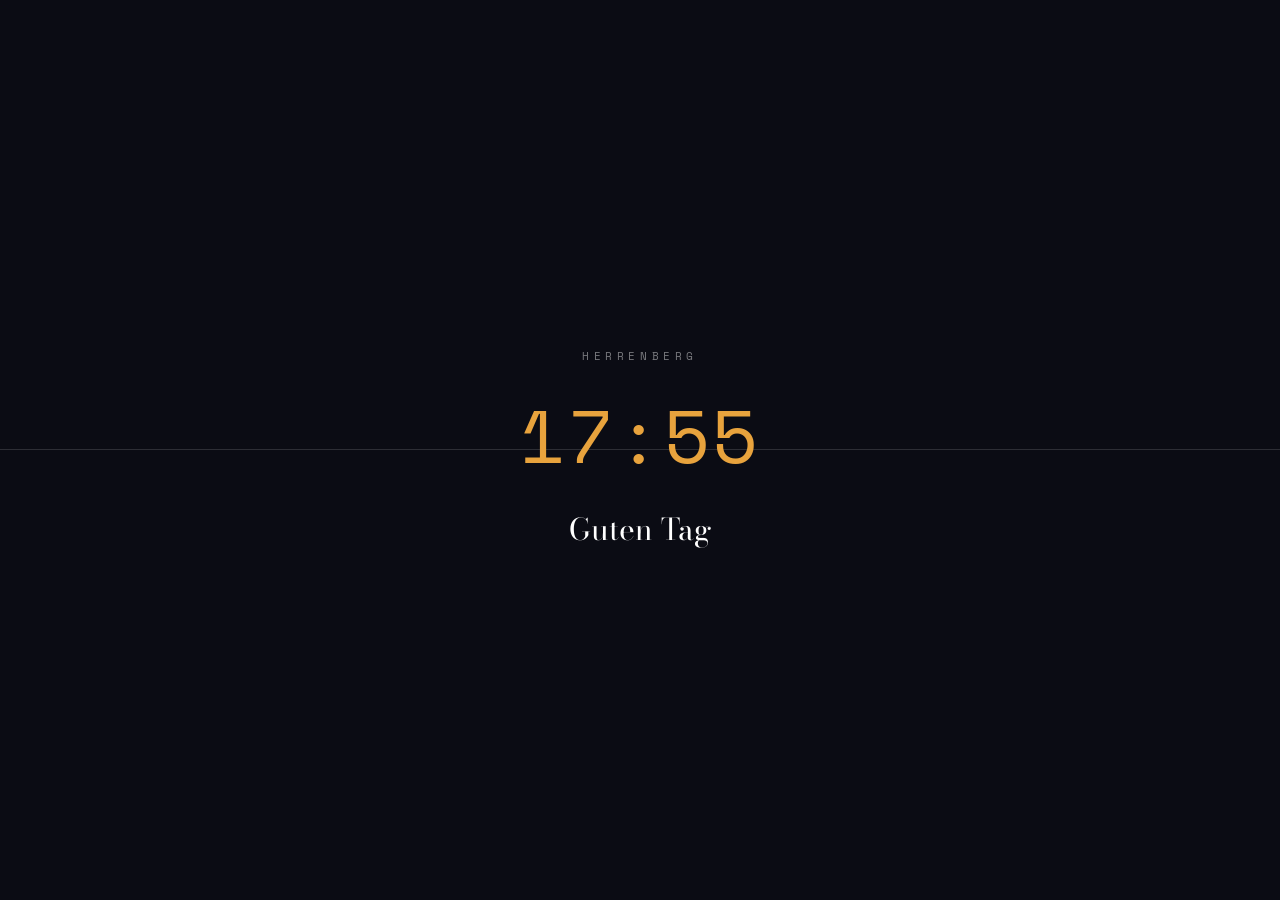
<file: index.html>
<!DOCTYPE html>
<html lang="de">
<head>
<meta charset="utf-8">
<meta name="viewport" content="width=device-width, initial-scale=1">
<title>Déjà Vu &amp; Zum Mönchberger | Herrenberg</title>
  <link rel="icon" href="/favicon.ico" sizes="any">
  <link rel="icon" type="image/png" sizes="32x32" href="/img/favicon-32.png">
  <link rel="apple-touch-icon" href="/img/apple-touch-icon.png">
  <meta name="theme-color" content="#7B2A28">
<meta name="description" content="Déjà Vu Herrenberg, Bar in der Tübinger Straße 14, und Zum Mönchberger, Gasthaus bei der Oberen Steige 1. Öffnungszeiten und Kontakt.">
<link rel="canonical" href="https://zum-moenchberger.de/">
<link rel="preconnect" href="https://fonts.googleapis.com">
<link rel="preconnect" href="https://fonts.gstatic.com" crossorigin>
<link href="https://fonts.googleapis.com/css2?family=Bodoni+Moda:opsz,wght@6..96,400;6..96,600&family=Archivo:wght@400;500;600&family=Space+Mono:wght@400;700&display=swap" rel="stylesheet">
<style>
  :root{
    --ink:#0B0C14;
    --amber:#E8A33D;
    --amber-soft:#F2C879;
    --paper:#EDE3D0;
    --paper-2:#E2D4BA;
    --wein:#7C2B26;
    --gold:#D6A93A;
    --brown:#221B12;
    --line:rgba(255,255,255,.14);
  }

  *{box-sizing:border-box;margin:0;padding:0}
  html,body{height:100%}
  body{
    background:var(--ink);
    color:#fff;
    font-family:"Archivo",system-ui,sans-serif;
    overflow:hidden;
  }

  /* ---------- Ladebildschirm ---------- */
  #curtain{position:fixed;inset:0;z-index:50;pointer-events:none}
  .shade{
    position:absolute;left:0;right:0;height:50%;
    background:var(--ink);
    transition:transform 1.1s cubic-bezier(.76,0,.24,1);
  }
  .shade.top{top:0;border-bottom:1px solid var(--line)}
  .shade.bottom{bottom:0}
  #curtain.open .shade.top{transform:translateY(-101%)}
  #curtain.open .shade.bottom{transform:translateY(101%)}

  .intro{
    position:absolute;inset:0;display:grid;place-content:center;
    text-align:center;gap:16px;transition:opacity .45s ease;
  }
  #curtain.open .intro{opacity:0}
  .clock{
    font-family:"Space Mono",monospace;font-size:clamp(38px,9vw,74px);
    letter-spacing:.04em;color:var(--amber);
  }
  .greet{
    font-family:"Bodoni Moda",serif;font-size:clamp(20px,3.6vw,30px);
    font-weight:400;color:#fff;
  }
  .place{
    font-family:"Space Mono",monospace;font-size:11px;letter-spacing:.42em;
    text-transform:uppercase;color:rgba(255,255,255,.45);
  }

  /* ---------- Auswahl ---------- */
  .stage{display:flex;height:100dvh;width:100%}
  .half{
    position:relative;flex:1 1 50%;
    display:flex;flex-direction:column;justify-content:flex-end;
    padding:clamp(26px,4vw,58px);
    text-decoration:none;overflow:hidden;
    transition:flex-grow .6s cubic-bezier(.2,.8,.2,1),filter .5s ease;
  }
  .half::after{
    content:"";position:absolute;inset:0;
    background:radial-gradient(120% 80% at 50% 110%,rgba(0,0,0,.4),transparent 70%);
    pointer-events:none;
  }
  .night{background:linear-gradient(170deg,#12141F 0%,#0B0C14 60%,#07080F 100%);color:#fff}
  .night::before{
    content:"";position:absolute;left:50%;top:-18%;width:120%;height:70%;
    transform:translateX(-50%);
    background:radial-gradient(closest-side,rgba(232,163,61,.2),transparent 70%);
  }
  .day{background:linear-gradient(170deg,var(--paper) 0%,var(--paper-2) 100%);color:var(--brown)}
  .day::before{
    content:"";position:absolute;left:50%;top:-18%;width:120%;height:70%;
    transform:translateX(-50%);
    background:radial-gradient(closest-side,rgba(124,43,38,.16),transparent 70%);
  }

  .stage:hover .half{filter:brightness(.62) saturate(.8)}
  .stage:hover .half:hover,.half:focus-visible{filter:none;flex-grow:1.4}
  .half:focus-visible{outline:2px solid var(--amber);outline-offset:-6px}

  .content{position:relative;z-index:2;display:flex;flex-direction:column;gap:14px}
  .eyebrow{
    font-family:"Space Mono",monospace;font-size:10px;letter-spacing:.4em;
    text-transform:uppercase;opacity:.6;
  }
  .logo{
    width:clamp(200px,26vw,380px);height:auto;display:block;
    margin-bottom:2px;
  }
  .logo-day{width:clamp(230px,30vw,440px)}
  .sub{font-size:clamp(14px,1.35vw,17px);max-width:34ch;opacity:.78;line-height:1.5}
  .hours{
    font-family:"Space Mono",monospace;font-size:12px;line-height:1.9;
    opacity:.6;border-top:1px solid currentColor;padding-top:12px;max-width:30ch;
  }
  .adresse{
    font-family:"Space Mono",monospace;font-size:11px;line-height:1.7;
    opacity:.5;max-width:34ch;
  }
  .go{
    display:inline-flex;align-items:center;gap:10px;
    font-size:14px;font-weight:600;letter-spacing:.02em;margin-top:4px;
  }
  .night .go{color:var(--amber-soft)}
  .day .go{color:var(--wein)}
  .go .arrow{transition:transform .35s ease}
  .half:hover .go .arrow{transform:translateX(8px)}

  .status{
    position:absolute;top:clamp(22px,3.4vw,42px);left:clamp(26px,4vw,58px);z-index:2;
    font-family:"Space Mono",monospace;font-size:10px;letter-spacing:.22em;
    text-transform:uppercase;display:inline-flex;align-items:center;gap:8px;
    padding:7px 12px;border-radius:100px;border:1px solid currentColor;opacity:.55;
  }
  .status.open{opacity:1}
  .dot{width:7px;height:7px;border-radius:50%;background:currentColor;opacity:.5}
  .status.open .dot{background:#43C46B;opacity:1;animation:pulse 2.4s ease-in-out infinite}
  .status.note{opacity:1}
  .status.note .dot{opacity:1}
  .night .status.note{color:var(--amber);border-color:var(--amber)}
  .day .status.note{color:var(--wein);border-color:var(--wein)}
  .night .status.open{color:#8FE0A6}
  .day .status.open{color:#2F6B41}
  @keyframes pulse{50%{opacity:.35}}

  .divider{
    position:absolute;left:50%;top:0;bottom:0;width:1px;z-index:3;
    background:linear-gradient(180deg,transparent,rgba(232,163,61,.5),transparent);
    transform:translateX(-.5px);pointer-events:none;
  }
  .mark{
    position:absolute;left:50%;top:50%;z-index:4;transform:translate(-50%,-50%);
    font-family:"Space Mono",monospace;font-size:10px;letter-spacing:.3em;
    background:var(--ink);color:rgba(255,255,255,.7);padding:9px 14px;border-radius:100px;
    border:1px solid var(--line);pointer-events:none;white-space:nowrap;
  }

  /* ---------- Infofenster ---------- */
  .popup{
    position:fixed;inset:0;z-index:40;
    display:grid;place-items:center;padding:24px;
    background:rgba(6,7,12,.62);backdrop-filter:blur(3px);
    opacity:0;transition:opacity .5s ease;
  }
  .popup.show{opacity:1}
  .popup[hidden]{display:none}
  .popup{--akzent:var(--amber)}
  .popup.marke-moench{--akzent:var(--gold)}
  .popup.marke-beide{--akzent:#E4DCCB}
  .popup-card{
    position:relative;width:min(440px,100%);
    background:#11131F;border:1px solid color-mix(in srgb, var(--akzent) 40%, transparent);
    border-radius:4px;padding:34px 32px 0;text-align:left;
    box-shadow:0 30px 80px rgba(0,0,0,.6);
    transform:translateY(14px) scale(.98);
    transition:transform .5s cubic-bezier(.2,.8,.2,1);
  }
  .popup.show .popup-card{transform:none}
  .popup-marke{
    font-family:"Space Mono",monospace;font-size:10px;letter-spacing:.32em;
    text-transform:uppercase;color:rgba(255,255,255,.45);
  }
  .popup-titel{
    font-family:"Bodoni Moda",serif;font-weight:400;
    font-size:34px;line-height:1.1;color:var(--akzent);margin:10px 0 12px;
  }
  .popup-text{font-size:15px;line-height:1.6;color:rgba(255,255,255,.78)}
  .popup-aktionen{display:flex;align-items:center;gap:16px;margin:22px 0 26px;flex-wrap:wrap}
  .popup-link{
    font-size:13px;font-weight:600;color:var(--akzent);text-decoration:none;
    border-bottom:1px solid currentColor;padding-bottom:2px;
  }
  .popup-close{padding:11px 20px;cursor:pointer;
    font-family:"Archivo",sans-serif;font-size:13px;font-weight:600;
    color:var(--ink);background:var(--akzent);border:0;border-radius:3px;
  }
  .popup-close:hover{filter:brightness(1.12)}
  .popup-close:focus-visible{outline:2px solid #fff;outline-offset:2px}
  .popup-timer{
    position:absolute;left:0;right:0;bottom:0;height:2px;
    background:rgba(255,255,255,.1);overflow:hidden;
  }
  .popup-timer span{display:block;height:100%;width:100%;background:var(--akzent);transform-origin:left}

  @media (max-width:820px){
    .stage{flex-direction:column;height:auto;min-height:100dvh}
    body{overflow-y:auto}
    .half{min-height:50dvh;height:auto;flex:0 0 auto;padding:24px}
    .night{padding-bottom:48px}
    .day{padding-top:48px;padding-bottom:20px}
    .stage:hover .half{filter:none}
    .stage:hover .half:hover{flex-grow:1}
    .logo{width:min(240px,62vw)}
    .divider{display:none}
    .mark{display:none}
    .status{
      position:static;align-self:flex-start;
      margin:0 0 16px;
    }
    .content{margin-top:0}
    .hours{font-size:11px;line-height:1.7}
    .sub{display:none}
  }

  @media (prefers-reduced-motion:reduce){
    *{animation-duration:.01ms !important;transition-duration:.01ms !important}
  }
</style>
<script type="application/ld+json">
{
  "@context": "https://schema.org",
  "@graph": [
    {
      "@type": "BarOrPub",
      "@id": "https://dejavuherrenberg.de/bar/#deja-vu",
      "name": "Déjà Vu Herrenberg",
      "url": "https://dejavuherrenberg.de/bar/",
      "telephone": "+497032911639",
      "address": {
        "@type": "PostalAddress",
        "streetAddress": "Tübinger Str. 14",
        "postalCode": "71083",
        "addressLocality": "Herrenberg",
        "addressCountry": "DE"
      },
      "openingHoursSpecification": [
        { "@type": "OpeningHoursSpecification", "dayOfWeek": ["Wednesday","Thursday"], "opens": "20:00", "closes": "00:00" },
        { "@type": "OpeningHoursSpecification", "dayOfWeek": ["Friday","Saturday"], "opens": "20:00", "closes": "05:00" }
      ],
      "sameAs": [
        "https://www.instagram.com/dejavuherrenberg/",
        "https://www.facebook.com/DejaVuHerrenberg/"
      ]
    },
    {
      "@type": "Restaurant",
      "@id": "https://zum-moenchberger.de/restaurant/#moenchberger",
      "name": "Zum Mönchberger",
      "url": "https://zum-moenchberger.de/restaurant/",
      "telephone": "+49703273552",
      "servesCuisine": ["Deutsch", "Türkisch"],
      "address": {
        "@type": "PostalAddress",
        "streetAddress": "Bei der Oberen Steige 1",
        "postalCode": "71083",
        "addressLocality": "Herrenberg",
        "addressCountry": "DE"
      },
      "openingHoursSpecification": [
        { "@type": "OpeningHoursSpecification", "dayOfWeek": ["Tuesday","Thursday"], "opens": "17:00", "closes": "20:00" },
        { "@type": "OpeningHoursSpecification", "dayOfWeek": "Friday", "opens": "17:00", "closes": "21:00" },
        { "@type": "OpeningHoursSpecification", "dayOfWeek": "Saturday", "opens": "16:00", "closes": "20:00" },
        { "@type": "OpeningHoursSpecification", "dayOfWeek": "Sunday", "opens": "11:00", "closes": "13:00" },
        { "@type": "OpeningHoursSpecification", "dayOfWeek": "Sunday", "opens": "16:30", "closes": "19:00" }
      ],
      "sameAs": ["https://www.instagram.com/zummoenchberger/"]
    }
  ]
}
</script>
  <script src="/weihnachten.js" defer></script>
  <script src="/schliesstage.js"></script>
</head>
<body>

<div class="stage" id="stage">
  <a class="half night" href="https://dejavuherrenberg.de/bar/">
    <span class="status" id="statusBar"><span class="dot"></span><span class="statusText">geschlossen</span></span>
    <div class="content">
      <span class="eyebrow">Bar</span>
      <img class="logo" src="[data-uri]" alt="Déjà Vu Herrenberg">
      <p class="sub">Abends geöffnet, am Wochenende bis in den Morgen. Musik, Drinks und die Leute aus Herrenberg.</p>
      <div class="hours">Mi &amp; Do &nbsp;20:00 – 00:00<br>Fr &amp; Sa &nbsp;20:00 – 05:00</div>
      <div class="adresse">Tübinger Str. 14, 71083 Herrenberg<br>Eingang Spitalgasse &nbsp;·&nbsp; 07032 911639</div>
      <span class="go">Zur Bar <span class="arrow">→</span></span>
    </div>
  </a>

  <a class="half day" href="https://zum-moenchberger.de/restaurant/">
    <span class="status" id="statusRest"><span class="dot"></span><span class="statusText">geschlossen</span></span>
    <div class="content">
      <span class="eyebrow">Restaurant</span>
      <img class="logo logo-day" src="[data-uri]" alt="Zum Mönchberger, seit 2025">
      <p class="sub">Bürgerliche Küche, Schnitzel und Platz für Feiern.</p>
      <div class="hours">Di, Do &nbsp;17:00 – 20:00<br>Fr &nbsp;17:00 – 21:00<br>Sa &nbsp;16:00 – 20:00<br>So &nbsp;11:00 – 13:00<br>&nbsp;&nbsp;&nbsp;&nbsp;16:30 – 19:00</div>
      <div class="adresse">Bei der Oberen Steige 1, 71083 Herrenberg<br>07032 73552</div>
      <span class="go">Zum Restaurant <span class="arrow">→</span></span>
    </div>
  </a>

  <div class="divider"></div>
  <div class="mark">Herrenberg</div>
</div>

<div class="popup" id="popup" role="dialog" aria-modal="true" aria-labelledby="popupTitel" hidden>
  <div class="popup-card">
    <span class="popup-marke" id="popupMarke"></span>
    <h2 class="popup-titel" id="popupTitel"></h2>
    <p class="popup-text" id="popupText"></p>
    <div class="popup-aktionen">
      <button class="popup-close" id="popupClose" type="button">Verstanden</button>
      <a class="popup-link" id="popupLink" href="#" hidden></a>
    </div>
    <div class="popup-timer"><span id="popupTimer"></span></div>
  </div>
</div>

<div id="curtain">
  <div class="shade top"></div>
  <div class="shade bottom"></div>
  <div class="intro">
    <span class="place">Herrenberg</span>
    <span class="clock" id="clock">--:--</span>
    <span class="greet" id="greet">Willkommen</span>
  </div>
</div>

<script>
(function(){

  /* ==========================================================
     INFOFENSTER
     Hier stehen alle Meldungen. Es wird immer die erste
     angezeigt, deren Zeitraum auf das heutige Datum passt.
     Du kannst also Meldungen im Voraus anlegen, sie erscheinen
     und verschwinden dann von allein.

     marke:    "deja", "moench" oder "beide" (nur die Farbe)
     titel:    Überschrift, kurz halten
     text:     ein bis drei Sätze
     von, bis: Anzeigezeitraum, Format JJJJ-MM-TT, beide Tage zählen mit
     sekunden: nach dieser Zeit schließt das Fenster von allein
     knopf:    optional, sonst weglassen
     ========================================================== */
  var meldungen = [

    {
      marke: "beide",
      titel: "Betriebsferien",
      text: "Vom 12. bis 25. August bleiben beide Häuser geschlossen. Ab dem 26. August gelten wieder unsere regulären Öffnungszeiten.",
      von: "2026-08-01",
      bis: "2026-08-25",
      sekunden: 10
    }

    /* Weitere Meldung, einfach das Komma oben ergänzen und einfügen:

    ,{
      marke: "deja",
      titel: "Karaoke Nacht",
      text: "Am Freitag ab 21 Uhr. Kein Eintritt, Liste liegt an der Bar.",
      von: "2026-09-01",
      bis: "2026-09-04",
      sekunden: 10,
      knopf: { text: "Zur Bar", link: "https://dejavuherrenberg.de" }
    }
    */

  ];

  /* Schliesszeitraeume. Steuern das Label oben in der Ecke.
     aktiv: false, wenn der Betrieb normal geoeffnet hat. */
  var ferien = {
    bar:  { aktiv: true, von: "2026-08-12", bis: "2026-08-25", text: "Betriebsferien" },
    rest: { aktiv: true, von: "2026-08-12", bis: "2026-08-25", text: "Betriebsferien" }
  };

  var clock = document.getElementById('clock');
  var greet = document.getElementById('greet');

  function pad(n){ return n < 10 ? '0' + n : '' + n; }
  function tick(){
    var d = new Date();
    clock.textContent = pad(d.getHours()) + ':' + pad(d.getMinutes());
  }
  tick();
  setInterval(tick, 10000);

  var h = new Date().getHours();
  greet.textContent = h < 5 ? 'Noch wach' : (h < 11 ? 'Guten Morgen' : (h < 18 ? 'Guten Tag' : 'Guten Abend'));

  // Öffnungszeiten. 0 = Sonntag. Nachtzeiten als Endwert über 24.
  var zeiten = {
    bar: { 3:[[20,24]], 4:[[20,24]], 5:[[20,29]], 6:[[20,29]] },
    rest:{ 2:[[17,20]], 4:[[17,20]], 5:[[17,21]], 6:[[16,20]], 0:[[11,13],[16.5,19]] }
  };

  function istOffen(plan){
    var d = new Date();
    var tag = d.getDay();
    var std = d.getHours() + d.getMinutes()/60;
    function pruefe(t, offset){
      var slots = plan[t];
      if(!slots) return false;
      for(var i=0;i<slots.length;i++){
        if(std + offset >= slots[i][0] && std + offset < slots[i][1]) return true;
      }
      return false;
    }
    if(pruefe(tag, 0)) return true;
    return pruefe((tag + 6) % 7, 24);
  }

  function heuteImZeitraum(von, bis){
    var d = new Date();
    var t = d.getFullYear() + '-' + pad(d.getMonth()+1) + '-' + pad(d.getDate());
    return t >= von && t <= bis;
  }

  function ferienJetzt(f){
    return f.aktiv && heuteImZeitraum(f.von, f.bis) ? f.text : null;
  }
  var ferienBar  = ferienJetzt(ferien.bar);
  var ferienRest = ferienJetzt(ferien.rest);

  function setStatus(el, offen, sondertext){
    if(sondertext){
      el.classList.remove('open');
      el.classList.add('note');
      el.querySelector('.statusText').textContent = sondertext;
      return;
    }
    el.classList.toggle('open', offen);
    el.querySelector('.statusText').textContent = offen ? 'Jetzt geöffnet' : 'Gerade geschlossen';
  }
  setStatus(document.getElementById('statusBar'),  ferienBar  ? false : istOffen(zeiten.bar),  ferienBar);
  if (!ferienBar && window.googleStatus) {
    window.googleStatus('deja', function(info){
      if (!info) return;
      setStatus(document.getElementById('statusBar'), info.offen, (info.heuteGeschlossen && !info.offen) ? 'Heute geschlossen' : null);
    });
  }
  // Restaurant: Betriebsferien, dann Schließtage (schliesstage.js), dann Google, sonst normale Zeiten
  var heuteIso = (function(d){ return d.getFullYear() + '-' + pad(d.getMonth()+1) + '-' + pad(d.getDate()); })(new Date());
  var schliessRest = ferienRest || (window.moenchSchliesstag ? window.moenchSchliesstag(heuteIso) : null);
  var statusRestEl = document.getElementById('statusRest');
  setStatus(statusRestEl, schliessRest ? false : istOffen(zeiten.rest), schliessRest);
  if (!schliessRest && window.moenchGoogle) {
    window.moenchGoogle(function(info){
      if (!info) return;
      setStatus(statusRestEl, info.offen, (info.heuteGeschlossen && !info.offen) ? 'Heute geschlossen' : null);
    });
  }

  var curtain = document.getElementById('curtain');
  var reduce = window.matchMedia('(prefers-reduced-motion: reduce)').matches;
  setTimeout(function(){ curtain.classList.add('open'); }, reduce ? 200 : 1700);
  setTimeout(function(){ curtain.style.display = 'none'; }, reduce ? 400 : 2900);

  // Infofenster
  var popup = document.getElementById('popup');
  var meldung = null;
  for(var m = 0; m < meldungen.length; m++){
    if(heuteImZeitraum(meldungen[m].von, meldungen[m].bis)){ meldung = meldungen[m]; break; }
  }

  if(meldung){
    var timerBar = document.getElementById('popupTimer');
    var knopf = document.getElementById('popupClose');
    var link = document.getElementById('popupLink');
    var dauer = meldung.sekunden || 10;
    var offen = false, autoId;

    popup.classList.add('marke-' + (meldung.marke || 'beide'));
    document.getElementById('popupMarke').textContent =
      meldung.marke === 'deja' ? 'Déjà Vu' : (meldung.marke === 'moench' ? 'Zum Mönchberger' : 'Herrenberg');
    document.getElementById('popupTitel').textContent = meldung.titel;
    document.getElementById('popupText').textContent = meldung.text;

    if(meldung.knopf){
      link.textContent = meldung.knopf.text;
      link.href = meldung.knopf.link;
      link.hidden = false;
    }

    function schliessen(){
      if(!offen) return;
      offen = false;
      clearTimeout(autoId);
      popup.classList.remove('show');
      setTimeout(function(){ popup.hidden = true; }, 500);
    }

    setTimeout(function(){
      offen = true;
      popup.hidden = false;
      requestAnimationFrame(function(){
        popup.classList.add('show');
        timerBar.style.transition = 'transform ' + dauer + 's linear';
        timerBar.style.transform = 'scaleX(0)';
      });
      autoId = setTimeout(schliessen, dauer * 1000);
      knopf.focus();
    }, reduce ? 500 : 3200);

    knopf.addEventListener('click', schliessen);
    popup.addEventListener('click', function(e){ if(e.target === popup) schliessen(); });
    document.addEventListener('keydown', function(e){ if(e.key === 'Escape') schliessen(); });
  }
})();
</script>
</body>
</html>
</file>
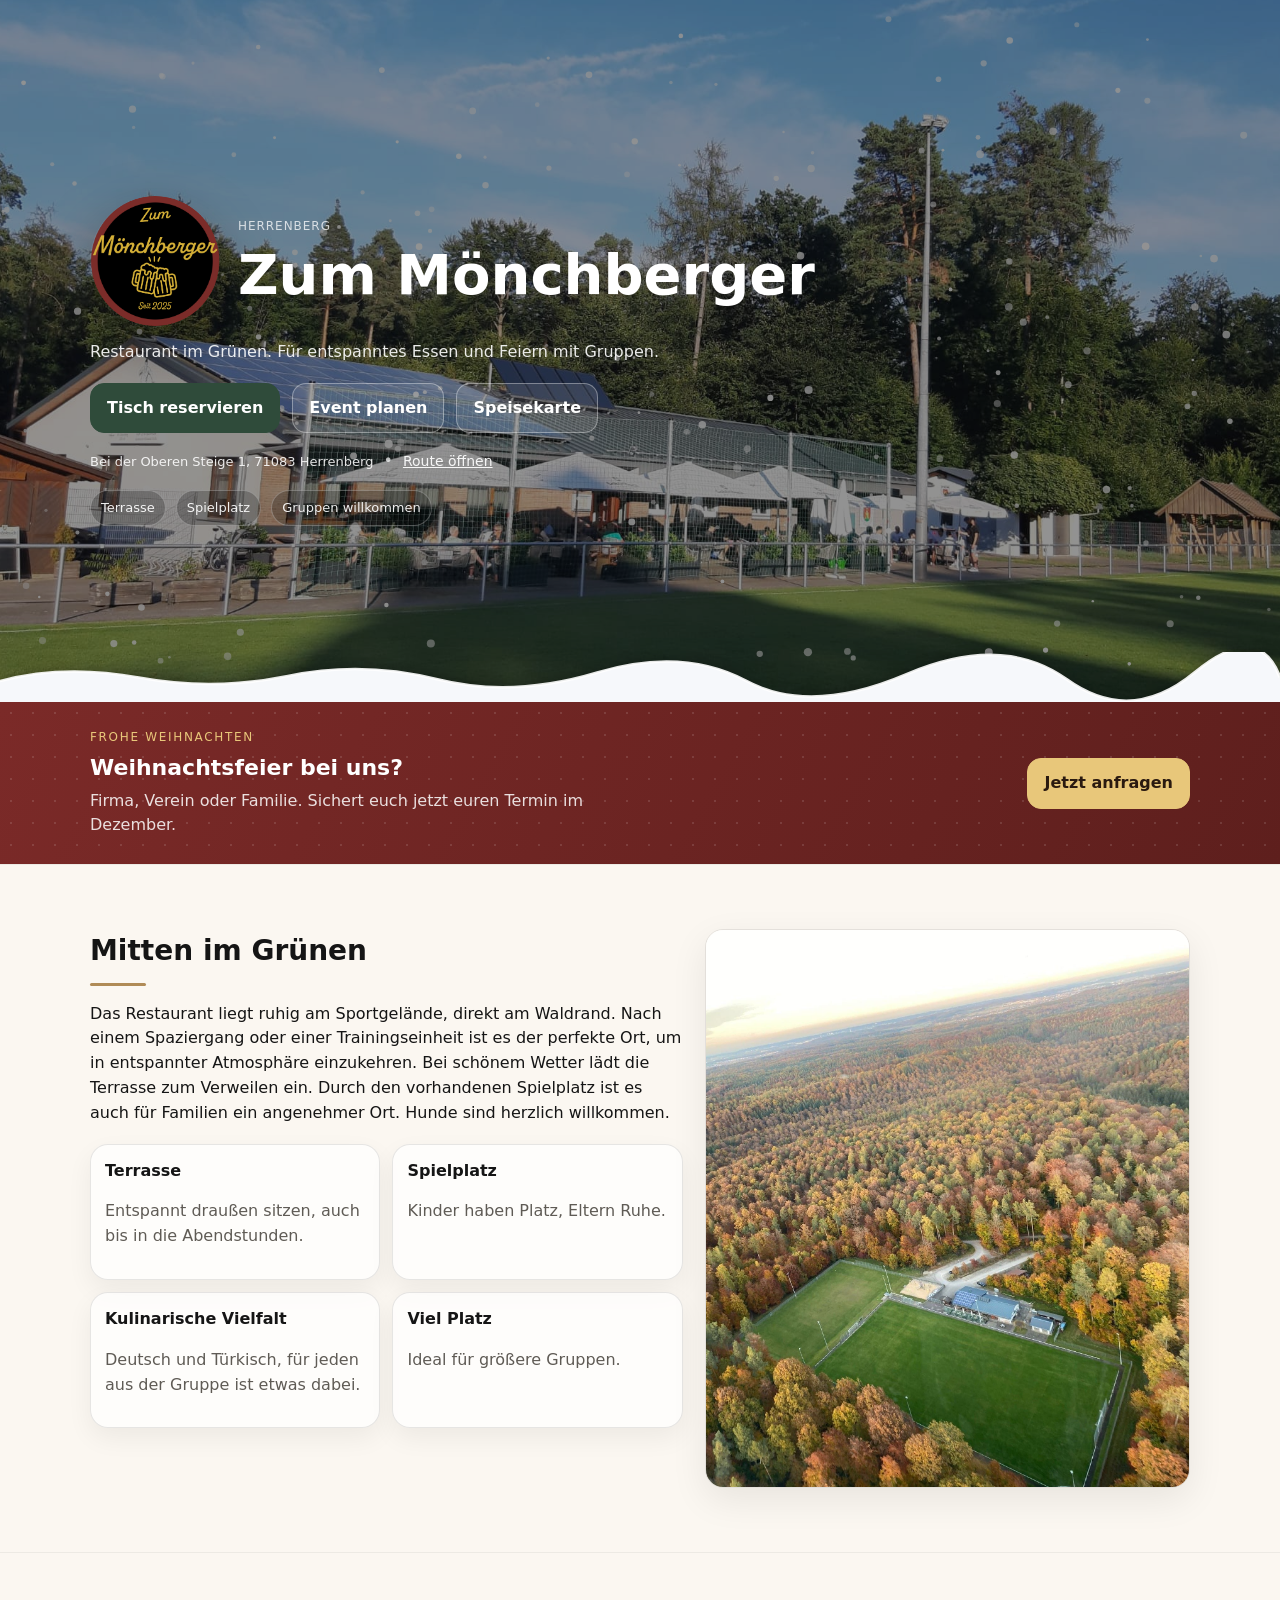
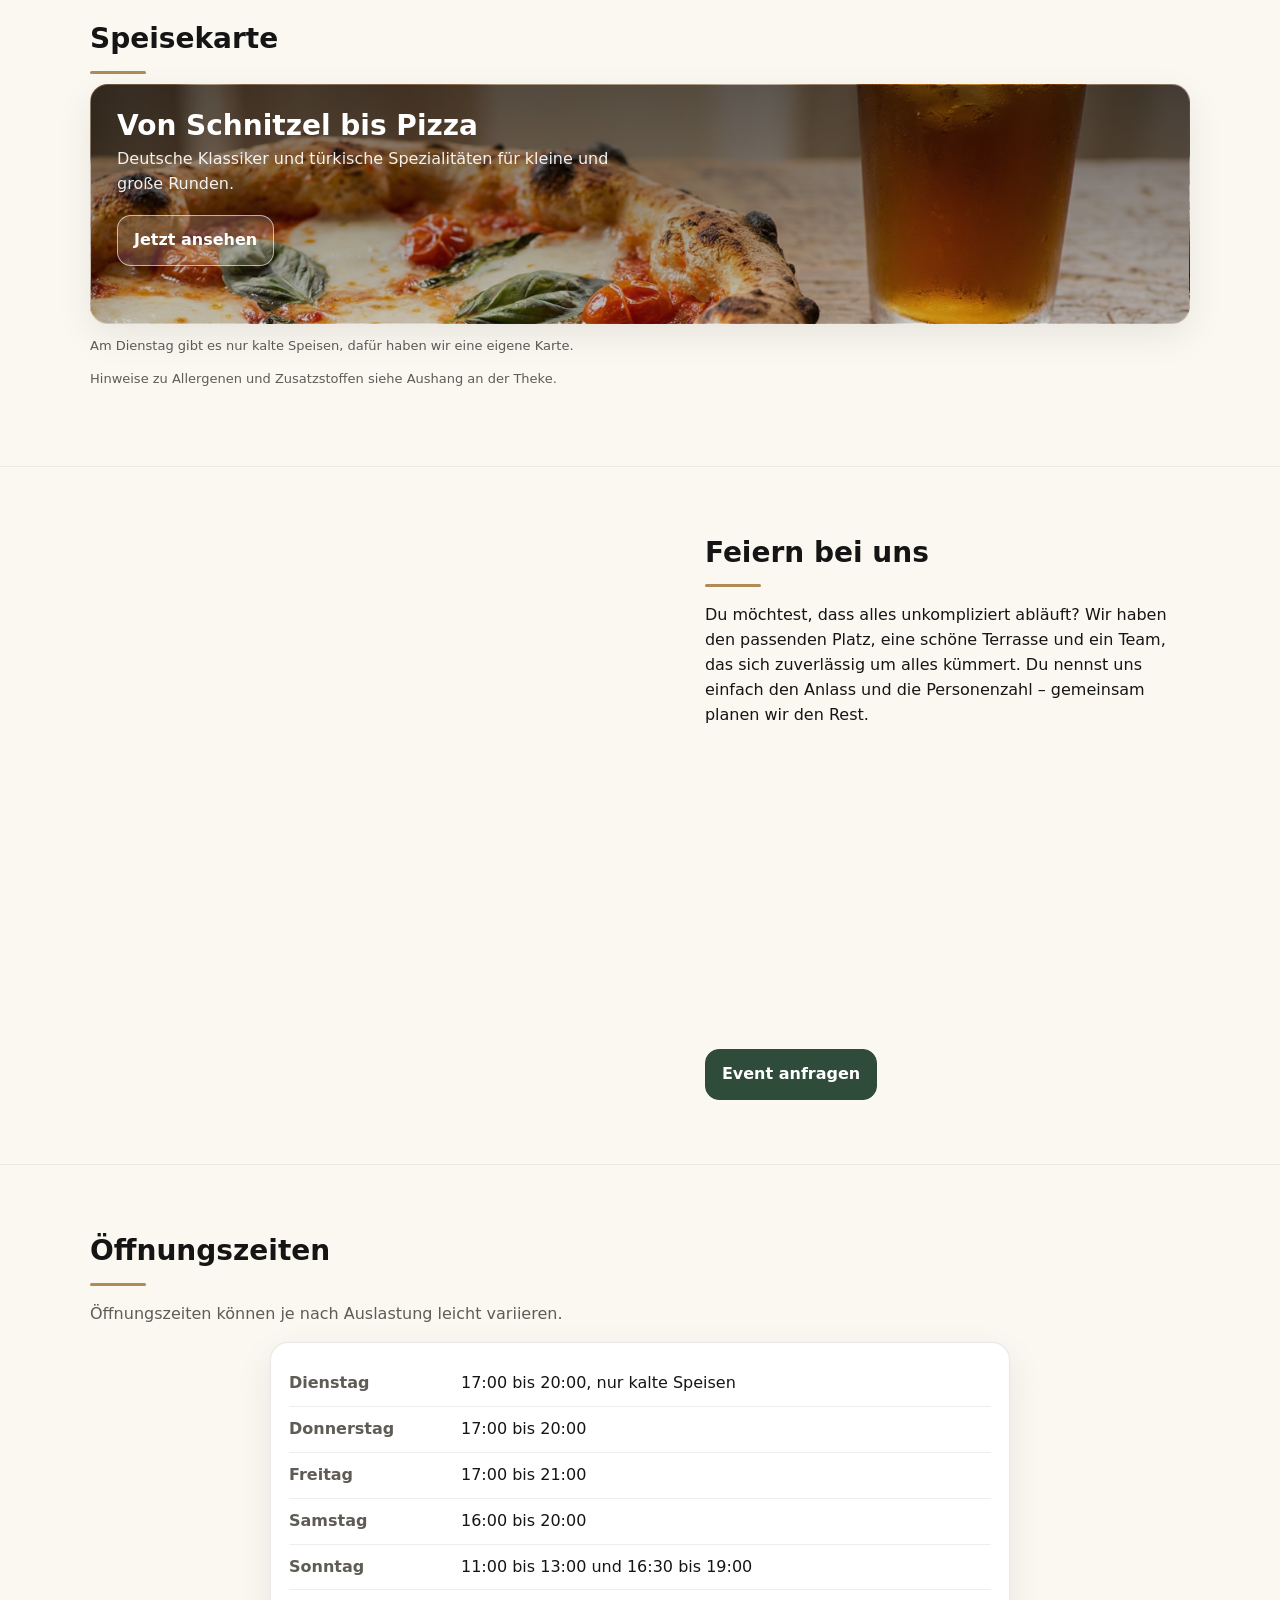
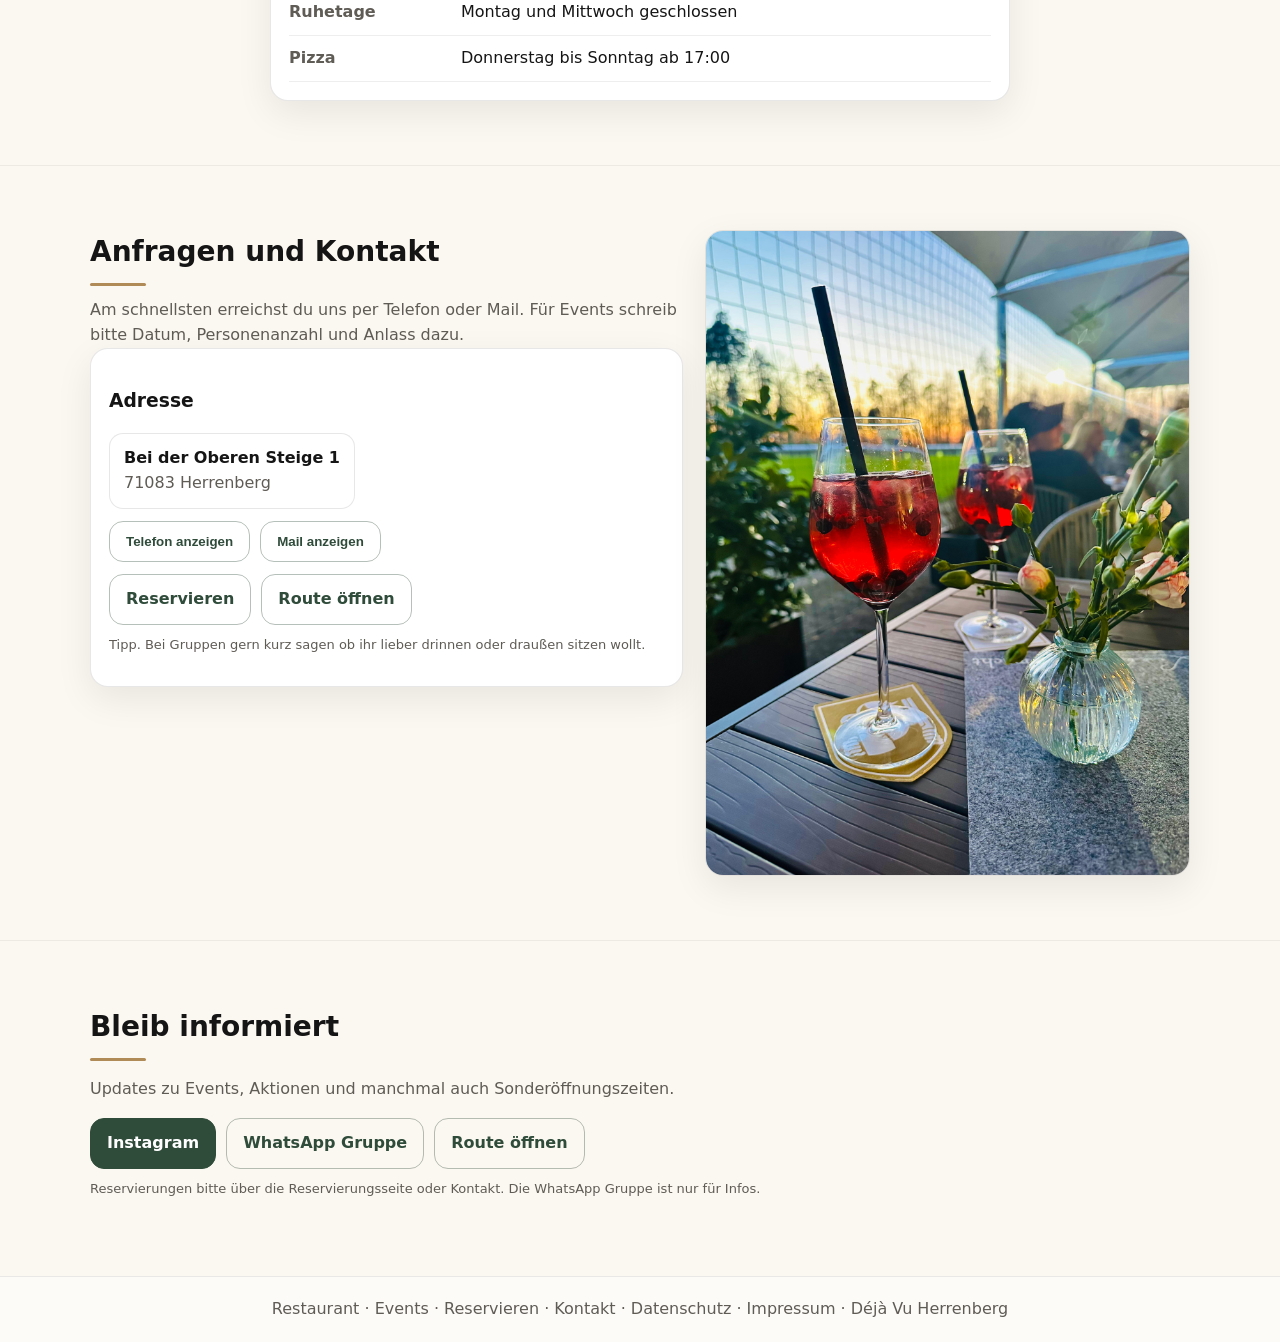
<file: restaurant/index.html>
<!-- index.html -->
<!DOCTYPE html>
<html lang="de">
<head>
  <meta charset="utf-8" />
  <meta name="viewport" content="width=device-width, initial-scale=1" />
  <title>Zum Mönchberger</title>
  <link rel="icon" href="/favicon.ico" sizes="any">
  <link rel="icon" type="image/png" sizes="32x32" href="/img/favicon-32.png">
  <link rel="apple-touch-icon" href="/img/apple-touch-icon.png">
  <meta name="theme-color" content="#7B2A28">
  <meta name="description" content="Zum Mönchberger in Herrenberg. Restaurant im Grünen mit Terrasse. Deutsche Klassiker und türkische Spezialitäten. Events für Gruppen, Vereine und Firmen." />
  <link rel="stylesheet" href="/styles.css" />
  <script src="/script.js" defer></script>
  <script src="/weihnachten.js" defer></script>
  <script src="/schliesstage.js" defer></script>
</head>

<body class="is-home">

<header class="header" id="siteHeader" aria-label="Seitenkopf">
  <div class="container header-inner">
    <a class="logo" href="#top" aria-label="Zum Mönchberger Start">
      <img src="/img/logo.png" alt="Zum Mönchberger" />
    </a>

    <nav class="nav" id="mainNav" aria-label="Hauptnavigation">
      <a href="#restaurant">Restaurant</a>
      <a href="#events">Events</a>
      <a href="/reservieren.html">Reservieren</a>
      <a href="#kontakt">Anfragen</a>
      <a href="/impressum.html">Impressum</a>
      <a href="/datenschutz.html">Datenschutz</a>
      <a href="/">Übersicht</a>
    </nav>

    <button class="nav-toggle" id="navToggle" aria-label="Menü öffnen" type="button">
      <span></span><span></span><span></span>
    </button>
  </div>
</header>

<main id="top">

  <section class="hero" aria-label="Start">
    <div class="hero-bg">
      <img src="/img/hero.jpg" alt="Terrasse und Außenbereich" />
    </div>

    <div class="container hero-inner">

      <div class="hero-title-row">
        <img class="hero-logo" src="/img/logo.png" alt="Zum Mönchberger Logo" />
        <div class="hero-title-text">
          <p class="kicker hero-kicker">Herrenberg</p>
          <h1>Zum Mönchberger</h1>
        </div>
      </div>

      <p class="lead hero-lead">
        Restaurant im Grünen. Für entspanntes Essen und Feiern mit Gruppen.
      </p>

      <div class="hero-actions">
        <a class="btn" href="/reservieren.html">Tisch reservieren</a>
        <a class="btn ghost" href="#events">Event planen</a>
        <a class="btn ghost" href="/speisekarte.pdf" target="_blank" rel="noopener">Speisekarte</a>
      </div>

      <div class="location-line">
        <span class="tiny hero-tiny">Bei der Oberen Steige 1, 71083 Herrenberg</span>
        <span class="sep">•</span>
        <a class="linklike" href="https://www.google.com/maps?q=Bei+der+Oberen+Steige+1,+71083+Herrenberg" target="_blank" rel="noopener">
          Route öffnen
        </a>
      </div>

      <div class="hero-chips reveal">
        <span class="chip">Terrasse</span>
        <span class="chip">Spielplatz</span>
        <span class="chip">Gruppen willkommen</span>
      </div>

    </div>
  </section>

  <section class="section" id="restaurant">
    <div class="container two-col">
      <div class="center-text-mobile">
        <h2>Mitten im Grünen</h2>
        <p>
        Das Restaurant liegt ruhig am Sportgelände, direkt am Waldrand. Nach einem Spaziergang oder einer Trainingseinheit ist es der perfekte Ort, um in entspannter Atmosphäre einzukehren.
        Bei schönem Wetter lädt die Terrasse zum Verweilen ein. Durch den vorhandenen Spielplatz ist es auch für Familien ein angenehmer Ort. Hunde sind herzlich willkommen.
        </p>

        <div class="info-grid">
          <div class="info-card reveal">
            <h3>Terrasse</h3>
            <p class="muted">Entspannt draußen sitzen, auch bis in die Abendstunden.</p>
          </div>
          <div class="info-card reveal">
            <h3>Spielplatz</h3>
            <p class="muted">Kinder haben Platz, Eltern Ruhe.</p>
          </div>
          <div class="info-card reveal">
            <h3>Kulinarische Vielfalt</h3>
            <p class="muted">Deutsch und Türkisch, für jeden aus der Gruppe ist etwas dabei.</p>
          </div>
          <div class="info-card reveal">
            <h3>Viel Platz</h3>
            <p class="muted">Ideal für größere Gruppen.</p>
          </div>
        </div>
      </div>

      <div class="media reveal" id="location" >
        <img src="/img/location.jpg" alt="Gelände und Umgebung" loading="lazy" />
      </div>
    </div>
  </section>

  <section class="section" id="speisekarte">
  <div class="container center-text-mobile">

    <h2>Speisekarte</h2>

    <a class="menu-banner reveal"
       href="/speisekarte.pdf"
       target="_blank"
       rel="noopener"
       aria-label="Speisekarte als PDF öffnen">

      <div class="menu-banner-content">
        <h3 class="menu-banner-title">Von Schnitzel bis Pizza</h3>
        <p class="menu-banner-text">
          Deutsche Klassiker und türkische Spezialitäten für kleine und große Runden.
        </p>
        <span class="btn">Jetzt ansehen</span>
      </div>

    </a>

    <p class="tiny muted" style="margin-top:12px;">
      Am Dienstag gibt es nur kalte Speisen, dafür haben wir eine eigene Karte.
    </p>

    <p class="tiny muted" style="margin-top:6px;">
      Hinweise zu Allergenen und Zusatzstoffen siehe Aushang an der Theke.
    </p>

  </div>
</section>

  <section class="section" id="events">
    <div class="container two-col">
      <div class="media reveal">
        <img src="/img/events.png" alt="Feier und gedeckte Tische" loading="lazy" />
      </div>

      <div class="center-text-mobile">
        <h2>Feiern bei uns</h2>
        <p>
          Du möchtest, dass alles unkompliziert abläuft? Wir haben den passenden Platz, eine schöne Terrasse und ein Team, das sich zuverlässig um alles kümmert. 
          Du nennst uns einfach den Anlass und die Personenzahl – gemeinsam planen wir den Rest.
        </p>

        <div class="event-list reveal">
        <div>Geburtstage und Familienfeiern</div>
        <div>Firmenfeiern</div>
        <div>Vereine, Zünfte und Gruppen</div>
        <div>Trauerkaffee</div>
         </div>

        <div class="card reveal" style="margin-top:14px;">
          <h3>So läuft eine Event Anfrage</h3>
          <ol class="list" style="margin:10px 0 0; padding-left:18px;">
            <li>Datum, Anlass und Personenanzahl schicken</li>
            <li>Wir melden uns mit Vorschlag für Ablauf und Essen</li>
            <li>Bestätigung und dann entspannt feiern</li>
          </ol>
        </div>

        <a class="btn" href="#kontakt" style="margin-top:14px;">Event anfragen</a>
      </div>
    </div>
  </section>

  <section class="section" id="zeiten">
    <div class="container center-text-mobile">
      <h2>Öffnungszeiten</h2>
      <p class="muted">
        Öffnungszeiten können je nach Auslastung leicht variieren.
      </p>

      <div class="card hours reveal">
        <div class="hours-row">
          <div class="hours-left">Dienstag</div>
          <div class="hours-right">17:00 bis 20:00, nur kalte Speisen</div>
        </div>
        <div class="hours-row">
          <div class="hours-left">Donnerstag</div>
          <div class="hours-right">17:00 bis 20:00</div>
        </div>
        <div class="hours-row">
          <div class="hours-left">Freitag</div>
          <div class="hours-right">17:00 bis 21:00</div>
        </div>
        <div class="hours-row">
          <div class="hours-left">Samstag</div>
          <div class="hours-right">16:00 bis 20:00</div>
        </div>
        <div class="hours-row">
          <div class="hours-left">Sonntag</div>
          <div class="hours-right">11:00 bis 13:00 und 16:30 bis 19:00</div>
        </div>
        <div class="hours-row">
          <div class="hours-left">Ruhetage</div>
          <div class="hours-right">Montag und Mittwoch geschlossen</div>
        </div>
        <div class="hours-row">
          <div class="hours-left">Pizza</div>
          <div class="hours-right">Donnerstag bis Sonntag ab 17:00</div>
        </div>
        <div id="schliesstage" hidden></div>

        
      </div>
    </div>
  </section>

  <section class="section" id="kontakt">
    <div class="container two-col">
      <div class="center-text-mobile">
        <h2>Anfragen und Kontakt</h2>
        <p class="lead">
          Am schnellsten erreichst du uns per Telefon oder Mail.
          Für Events schreib bitte Datum, Personenanzahl und Anlass dazu.
        </p>

        <div class="card reveal">
          <h3>Adresse</h3>
          <p class="address">
            <strong>Bei der Oberen Steige 1</strong><br />
            <span class="muted">71083 Herrenberg</span>
          </p>

          <div class="contact-actions">
            <button id="showPhoneBtn" class="btn ghost" type="button">Telefon anzeigen</button>
            <button id="showMailBtn" class="btn ghost" type="button">Mail anzeigen</button>
          </div>

          <p id="phoneWrap" style="display:none; margin-top:10px;">
            <a id="phoneLink" class="contact-link"></a>
          </p>

          <p id="mailWrap" style="display:none; margin-top:10px;">
            <a id="mailLink" class="contact-link"></a>
          </p>

          <div class="social-row">
            <a class="btn ghost" href="/reservieren.html">Reservieren</a>
            <a class="btn ghost" href="https://www.google.com/maps?q=Bei+der+Oberen+Steige+1,+71083+Herrenberg" target="_blank" rel="noopener">
              Route öffnen
            </a>
          </div>

          <p class="tiny muted" style="margin-top:10px;">
            Tipp. Bei Gruppen gern kurz sagen ob ihr lieber drinnen oder draußen sitzen wollt.
          </p>
        </div>
      </div>

      <div class="media reveal">
        <img src="/img/night.jpeg" alt="Außenbereich am Abend" loading="lazy" />
      </div>
    </div>
  </section>

  <section class="section" id="social">
    <div class="container center-text-mobile">
      <h2>Bleib informiert</h2>
      <p class="muted">
        Updates zu Events, Aktionen und manchmal auch Sonderöffnungszeiten.
      </p>

      <div class="social-cta reveal">
        <a class="btn" href="https://www.instagram.com/zummoenchberger/" target="_blank" rel="noopener">Instagram</a>
        <a class="btn ghost" href="https://chat.whatsapp.com/EFV9CvlyA25LdjkyhC7a7D" target="_blank" rel="noopener">WhatsApp Gruppe</a>
        <a class="btn ghost" href="https://www.google.com/maps?q=Bei+der+Oberen+Steige+1,+71083+Herrenberg" target="_blank" rel="noopener">Route öffnen</a>
      </div>

      <p class="tiny muted" style="margin-top:10px;">
        Reservierungen bitte über die Reservierungsseite oder Kontakt. Die WhatsApp Gruppe ist nur für Infos.
      </p>
    </div>
  </section>

</main>

<footer class="footer">
  <div class="container footer-inner">
    <a href="#restaurant">Restaurant</a> ·
    <a href="#events">Events</a> ·
    <a href="/reservieren.html">Reservieren</a> ·
    <a href="#kontakt">Kontakt</a> ·
    <a href="/datenschutz.html">Datenschutz</a> ·
    <a href="/impressum.html">Impressum</a> ·
    <a href="https://dejavuherrenberg.de/bar/" target="_blank" rel="noopener">Déjà Vu Herrenberg</a>
  </div>
</footer>

</body>

</html>
</file>
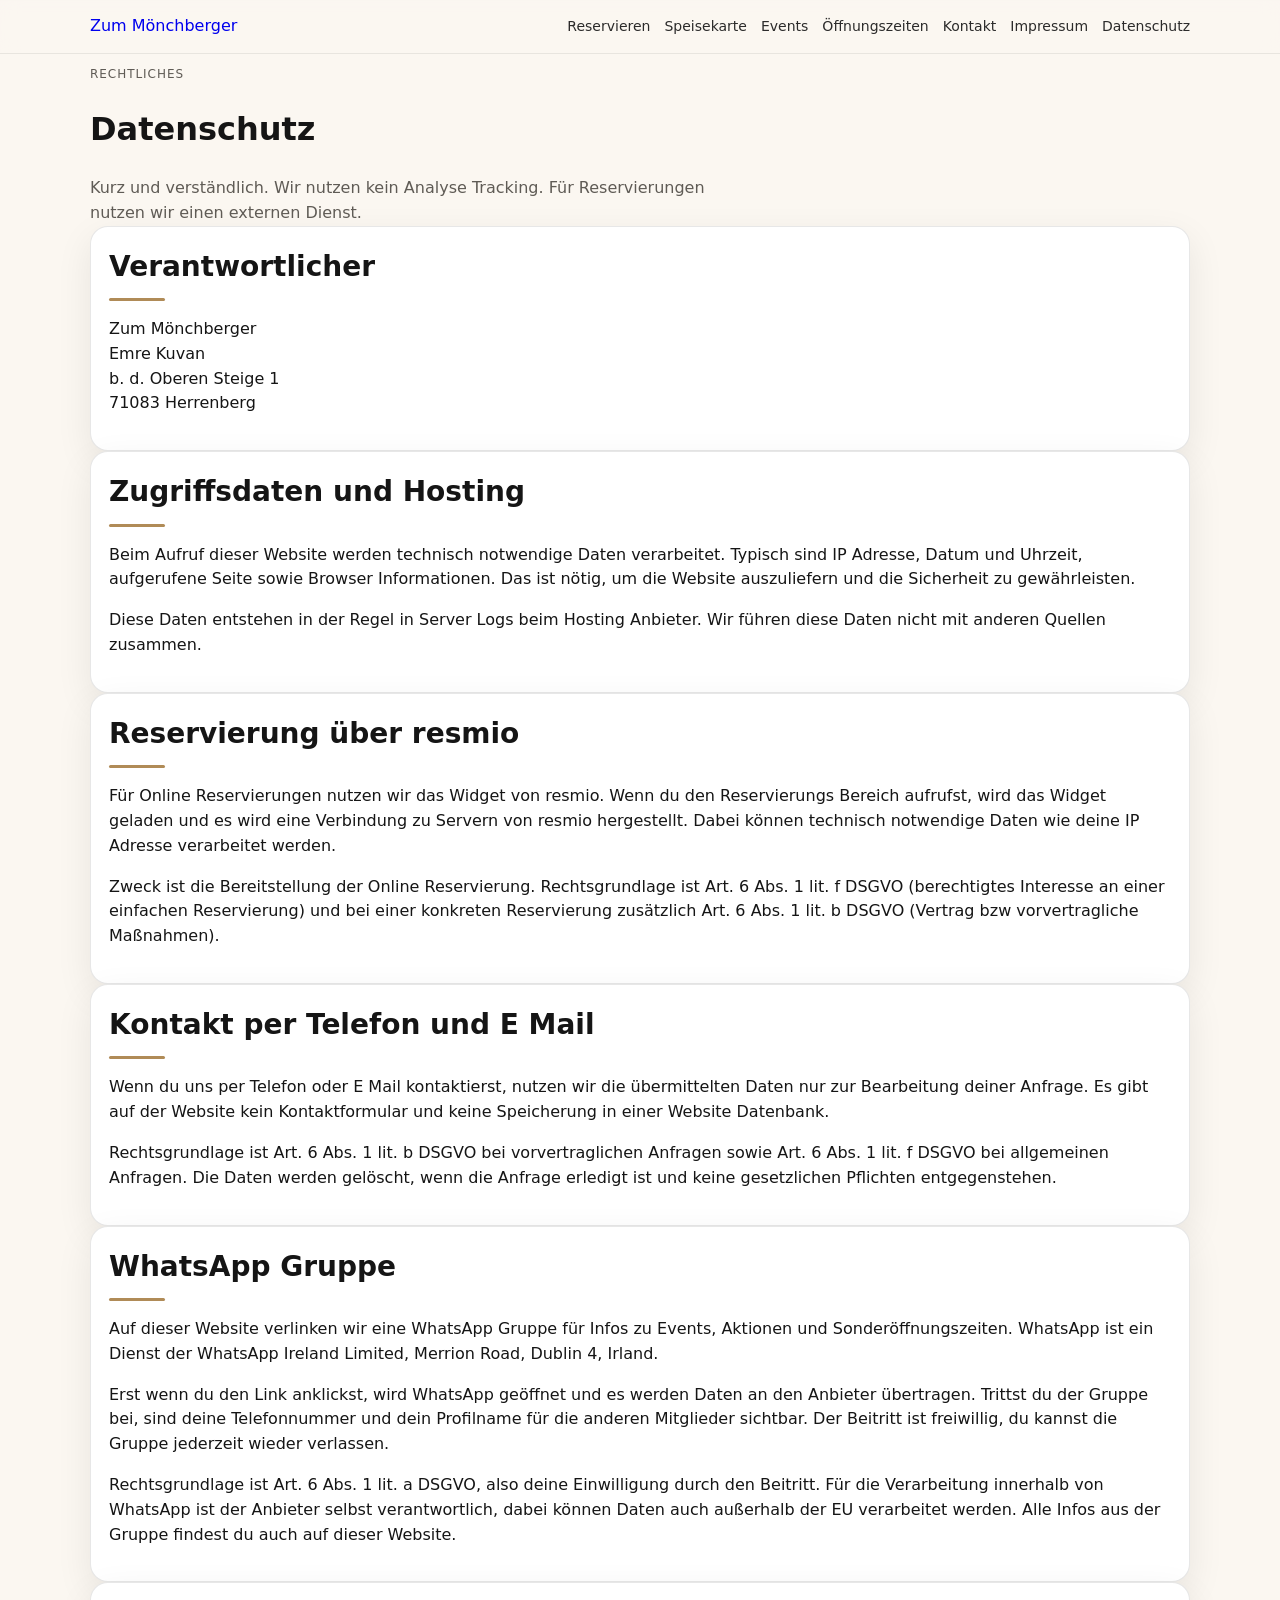
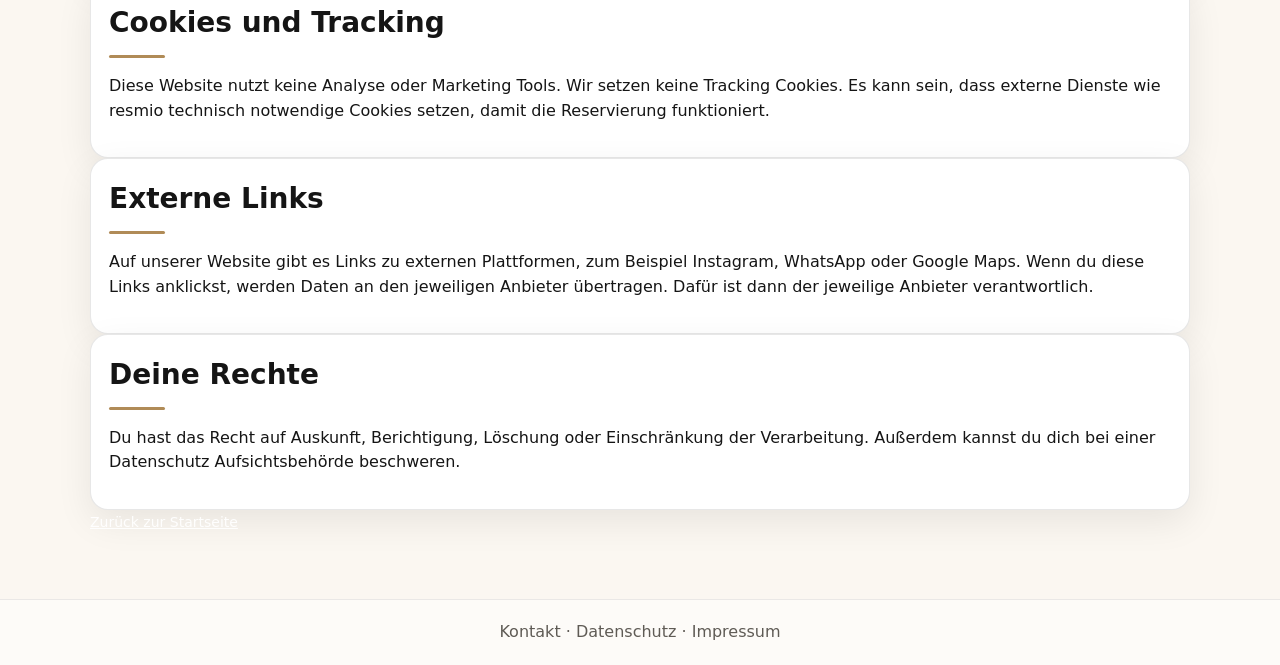
<file: Datenschutz.html>
<!DOCTYPE html>
<html lang="de">
<head>
  <meta charset="utf-8" />
  <meta name="viewport" content="width=device-width, initial-scale=1" />
  <title>Datenschutz</title>
  <link rel="stylesheet" href="styles.css" />
  <script src="script.js" defer></script>
</head>

<body>

<header class="header">
  <div class="container header-inner">
    <a class="logo" href="index.html">Zum Mönchberger</a>

    <nav class="nav" id="mainNav">
      <a href="index.html#reservierung">Reservieren</a>
      <a href="index.html#speisekarte">Speisekarte</a>
      <a href="index.html#events">Events</a>
      <a href="index.html#zeiten">Öffnungszeiten</a>
      <a href="index.html#kontakt">Kontakt</a>
      <a href="impressum.html">Impressum</a>
      <a href="datenschutz.html">Datenschutz</a>
    </nav>

    <button class="nav-toggle" id="navToggle" aria-label="Menü öffnen">
      <span></span><span></span><span></span>
    </button>
  </div>
</header>

<main class="section">
  <div class="container">
    <p class="kicker">Rechtliches</p>
    <h1>Datenschutz</h1>
    <p class="lead">
      Kurz und verständlich. Wir nutzen kein Analyse Tracking. Für Reservierungen nutzen wir einen externen Dienst.
    </p>

    <section class="card">
      <h2>Verantwortlicher</h2>
      <p>
        Zum Mönchberger<br />
        Emre Kuvan<br />
        b. d. Oberen Steige 1<br />
        71083 Herrenberg
      </p>
    </section>

    <section class="card">
      <h2>Zugriffsdaten und Hosting</h2>
      <p>
        Beim Aufruf dieser Website werden technisch notwendige Daten verarbeitet. Typisch sind IP Adresse, Datum und Uhrzeit,
        aufgerufene Seite sowie Browser Informationen. Das ist nötig, um die Website auszuliefern und die Sicherheit zu gewährleisten.
      </p>
      <p>
        Diese Daten entstehen in der Regel in Server Logs beim Hosting Anbieter. Wir führen diese Daten nicht mit anderen Quellen zusammen.
      </p>
    </section>

    <section class="card">
      <h2>Reservierung über resmio</h2>
      <p>
        Für Online Reservierungen nutzen wir das Widget von resmio. Wenn du den Reservierungs Bereich aufrufst, wird das Widget geladen und
        es wird eine Verbindung zu Servern von resmio hergestellt. Dabei können technisch notwendige Daten wie deine IP Adresse verarbeitet werden.
      </p>
      <p>
        Zweck ist die Bereitstellung der Online Reservierung. Rechtsgrundlage ist Art. 6 Abs. 1 lit. f DSGVO (berechtigtes Interesse an einer
        einfachen Reservierung) und bei einer konkreten Reservierung zusätzlich Art. 6 Abs. 1 lit. b DSGVO (Vertrag bzw vorvertragliche Maßnahmen).
      </p>
    </section>

    <section class="card">
      <h2>Kontakt per Telefon und E Mail</h2>
      <p>
        Wenn du uns per Telefon oder E Mail kontaktierst, nutzen wir die übermittelten Daten nur zur Bearbeitung deiner Anfrage.
        Es gibt auf der Website kein Kontaktformular und keine Speicherung in einer Website Datenbank.
      </p>
      <p>
        Rechtsgrundlage ist Art. 6 Abs. 1 lit. b DSGVO bei vorvertraglichen Anfragen sowie Art. 6 Abs. 1 lit. f DSGVO bei allgemeinen Anfragen.
        Die Daten werden gelöscht, wenn die Anfrage erledigt ist und keine gesetzlichen Pflichten entgegenstehen.
      </p>
    </section>

    <section class="card">
      <h2>WhatsApp Gruppe</h2>
      <p>
        Auf dieser Website verlinken wir eine WhatsApp Gruppe für Infos zu Events, Aktionen und Sonderöffnungszeiten.
        WhatsApp ist ein Dienst der WhatsApp Ireland Limited, Merrion Road, Dublin 4, Irland.
      </p>
      <p>
        Erst wenn du den Link anklickst, wird WhatsApp geöffnet und es werden Daten an den Anbieter übertragen.
        Trittst du der Gruppe bei, sind deine Telefonnummer und dein Profilname für die anderen Mitglieder sichtbar.
        Der Beitritt ist freiwillig, du kannst die Gruppe jederzeit wieder verlassen.
      </p>
      <p>
        Rechtsgrundlage ist Art. 6 Abs. 1 lit. a DSGVO, also deine Einwilligung durch den Beitritt.
        Für die Verarbeitung innerhalb von WhatsApp ist der Anbieter selbst verantwortlich, dabei können Daten
        auch außerhalb der EU verarbeitet werden. Alle Infos aus der Gruppe findest du auch auf dieser Website.
      </p>
    </section>

    <section class="card">
      <h2>Cookies und Tracking</h2>
      <p>
        Diese Website nutzt keine Analyse oder Marketing Tools. Wir setzen keine Tracking Cookies.
        Es kann sein, dass externe Dienste wie resmio technisch notwendige Cookies setzen, damit die Reservierung funktioniert.
      </p>
    </section>

    <section class="card">
      <h2>Externe Links</h2>
      <p>
        Auf unserer Website gibt es Links zu externen Plattformen, zum Beispiel Instagram, WhatsApp oder Google Maps.
        Wenn du diese Links anklickst, werden Daten an den jeweiligen Anbieter übertragen. Dafür ist dann der jeweilige Anbieter verantwortlich.
      </p>
    </section>

    <section class="card">
      <h2>Deine Rechte</h2>
      <p>
        Du hast das Recht auf Auskunft, Berichtigung, Löschung oder Einschränkung der Verarbeitung.
        Außerdem kannst du dich bei einer Datenschutz Aufsichtsbehörde beschweren.
      </p>
    </section>

    <a class="linklike" href="index.html">Zurück zur Startseite</a>
  </div>
</main>

<footer class="footer">
  <div class="container footer-inner">
    <a href="index.html#kontakt">Kontakt</a> ·
    <a href="datenschutz.html">Datenschutz</a> ·
    <a href="impressum.html">Impressum</a>
  </div>
</footer>

</body>
</html>
</file>
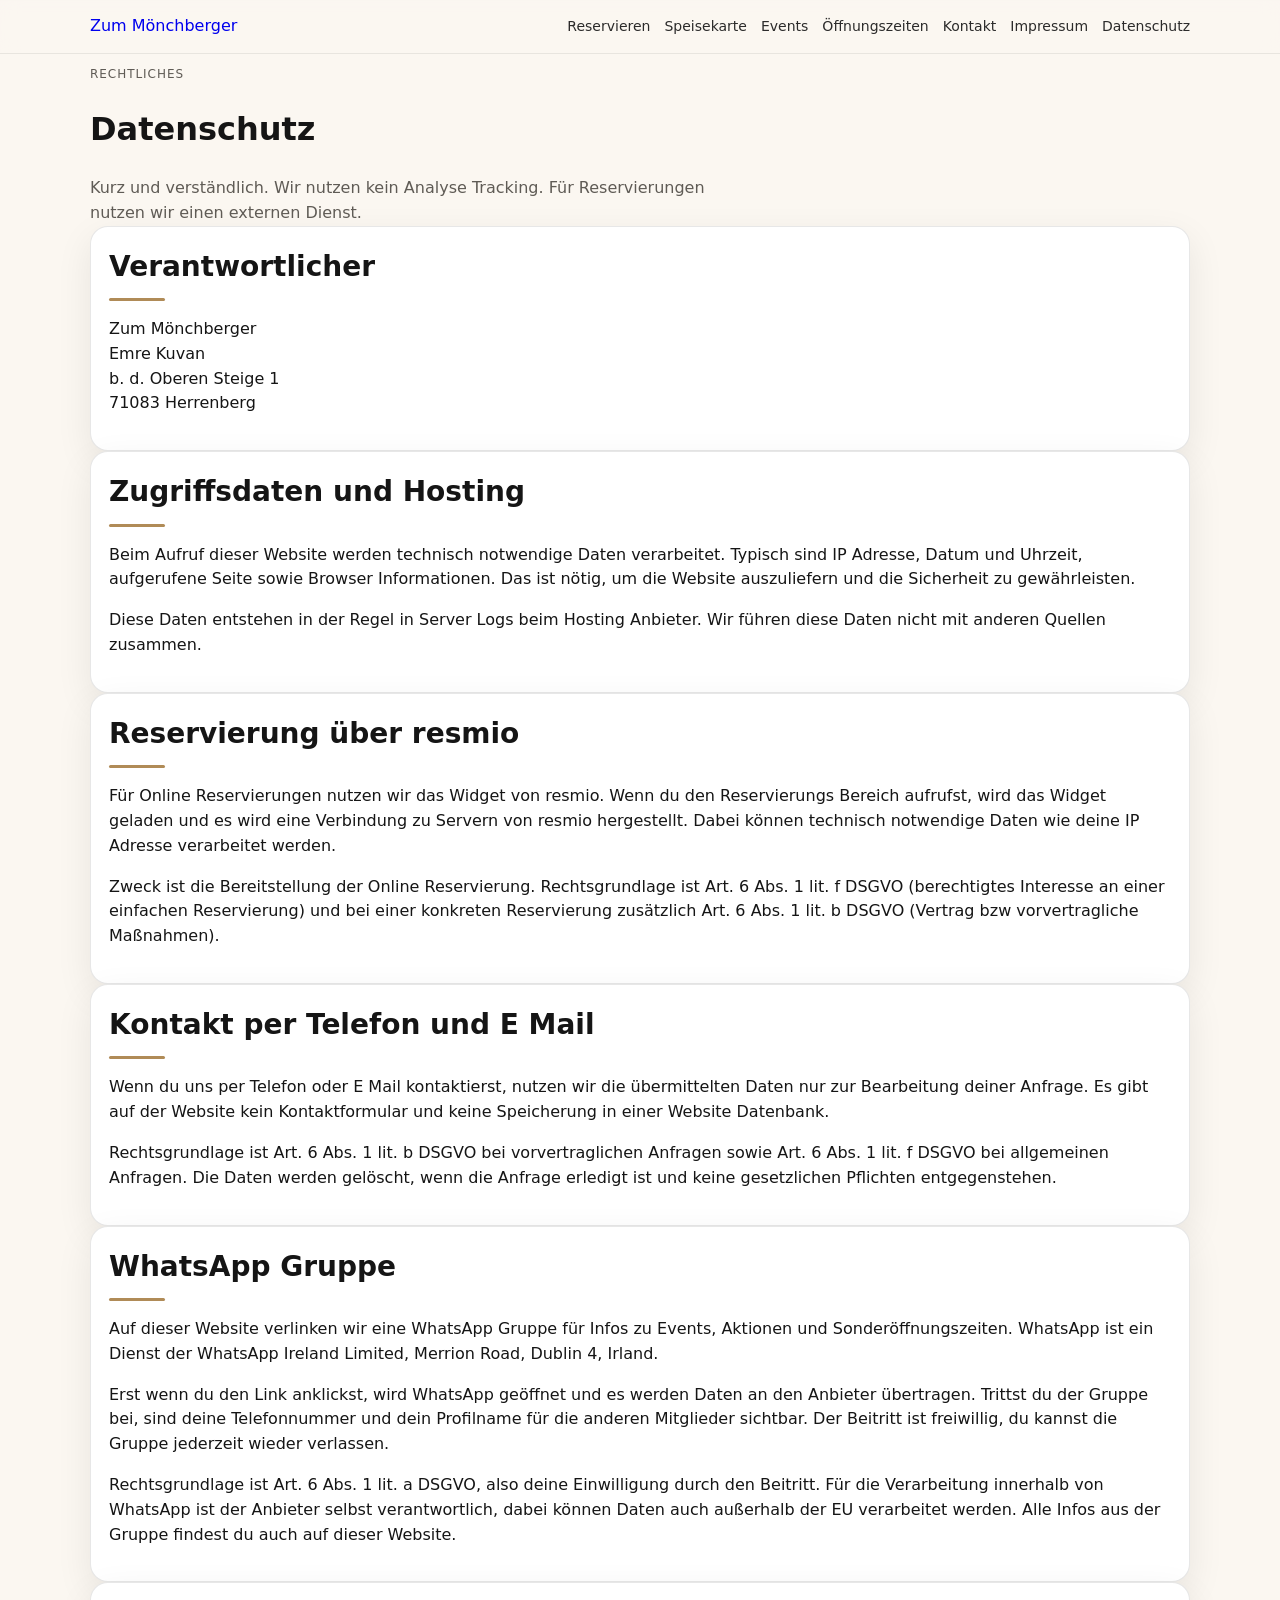
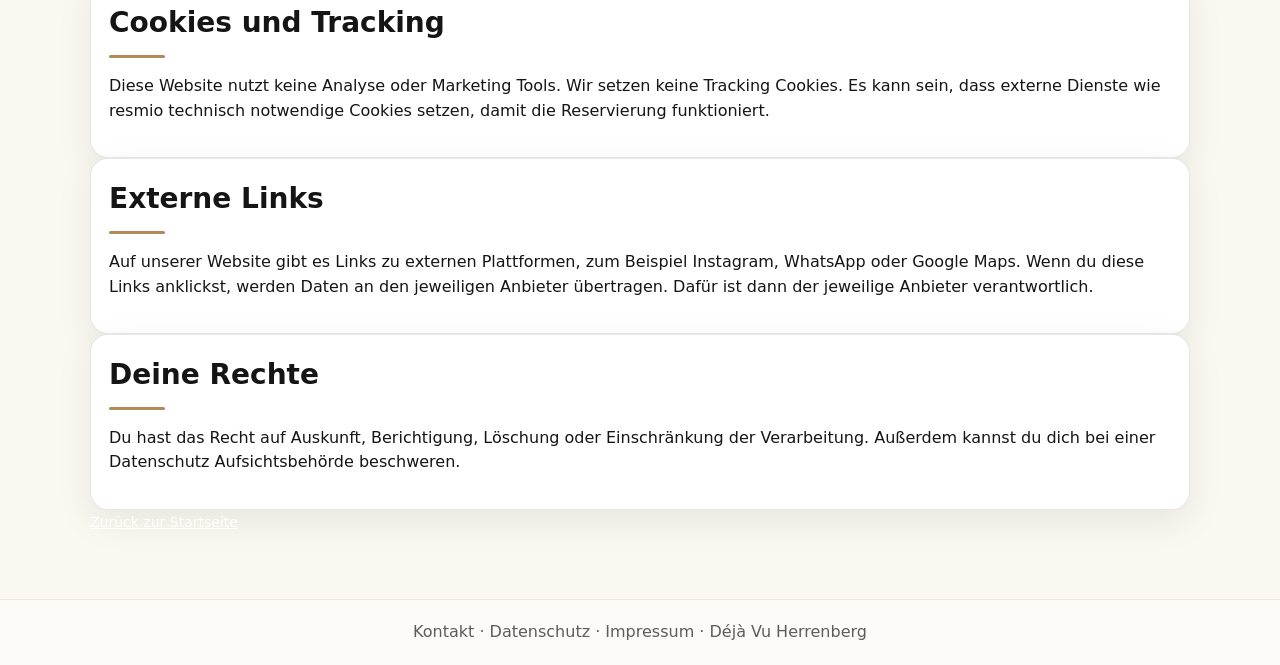
<file: datenschutz.html>
<!DOCTYPE html>
<html lang="de">
<head>
  <meta charset="utf-8" />
  <meta name="viewport" content="width=device-width, initial-scale=1" />
  <title>Datenschutz</title>
  <link rel="icon" href="/favicon.ico" sizes="any">
  <link rel="icon" type="image/png" sizes="32x32" href="/img/favicon-32.png">
  <link rel="apple-touch-icon" href="/img/apple-touch-icon.png">
  <meta name="theme-color" content="#7B2A28">
  <link rel="stylesheet" href="/styles.css" />
  <script src="/script.js" defer></script>
</head>

<body>

<header class="header">
  <div class="container header-inner">
    <a class="logo" href="/restaurant/">Zum Mönchberger</a>

    <nav class="nav" id="mainNav">
      <a href="/restaurant/#reservierung">Reservieren</a>
      <a href="/restaurant/#speisekarte">Speisekarte</a>
      <a href="/restaurant/#events">Events</a>
      <a href="/restaurant/#zeiten">Öffnungszeiten</a>
      <a href="/restaurant/#kontakt">Kontakt</a>
      <a href="/impressum.html">Impressum</a>
      <a href="/datenschutz.html">Datenschutz</a>
    </nav>

    <button class="nav-toggle" id="navToggle" aria-label="Menü öffnen">
      <span></span><span></span><span></span>
    </button>
  </div>
</header>

<main class="section">
  <div class="container">
    <p class="kicker">Rechtliches</p>
    <h1>Datenschutz</h1>
    <p class="lead">
      Kurz und verständlich. Wir nutzen kein Analyse Tracking. Für Reservierungen nutzen wir einen externen Dienst.
    </p>

    <section class="card">
      <h2>Verantwortlicher</h2>
      <p>
        Zum Mönchberger<br />
        Emre Kuvan<br />
        b. d. Oberen Steige 1<br />
        71083 Herrenberg
      </p>
    </section>

    <section class="card">
      <h2>Zugriffsdaten und Hosting</h2>
      <p>
        Beim Aufruf dieser Website werden technisch notwendige Daten verarbeitet. Typisch sind IP Adresse, Datum und Uhrzeit,
        aufgerufene Seite sowie Browser Informationen. Das ist nötig, um die Website auszuliefern und die Sicherheit zu gewährleisten.
      </p>
      <p>
        Diese Daten entstehen in der Regel in Server Logs beim Hosting Anbieter. Wir führen diese Daten nicht mit anderen Quellen zusammen.
      </p>
    </section>

    <section class="card">
      <h2>Reservierung über resmio</h2>
      <p>
        Für Online Reservierungen nutzen wir das Widget von resmio. Wenn du den Reservierungs Bereich aufrufst, wird das Widget geladen und
        es wird eine Verbindung zu Servern von resmio hergestellt. Dabei können technisch notwendige Daten wie deine IP Adresse verarbeitet werden.
      </p>
      <p>
        Zweck ist die Bereitstellung der Online Reservierung. Rechtsgrundlage ist Art. 6 Abs. 1 lit. f DSGVO (berechtigtes Interesse an einer
        einfachen Reservierung) und bei einer konkreten Reservierung zusätzlich Art. 6 Abs. 1 lit. b DSGVO (Vertrag bzw vorvertragliche Maßnahmen).
      </p>
    </section>

    <section class="card">
      <h2>Kontakt per Telefon und E Mail</h2>
      <p>
        Wenn du uns per Telefon oder E Mail kontaktierst, nutzen wir die übermittelten Daten nur zur Bearbeitung deiner Anfrage.
        Es gibt auf der Website kein Kontaktformular und keine Speicherung in einer Website Datenbank.
      </p>
      <p>
        Rechtsgrundlage ist Art. 6 Abs. 1 lit. b DSGVO bei vorvertraglichen Anfragen sowie Art. 6 Abs. 1 lit. f DSGVO bei allgemeinen Anfragen.
        Die Daten werden gelöscht, wenn die Anfrage erledigt ist und keine gesetzlichen Pflichten entgegenstehen.
      </p>
    </section>

    <section class="card">
      <h2>WhatsApp Gruppe</h2>
      <p>
        Auf dieser Website verlinken wir eine WhatsApp Gruppe für Infos zu Events, Aktionen und Sonderöffnungszeiten.
        WhatsApp ist ein Dienst der WhatsApp Ireland Limited, Merrion Road, Dublin 4, Irland.
      </p>
      <p>
        Erst wenn du den Link anklickst, wird WhatsApp geöffnet und es werden Daten an den Anbieter übertragen.
        Trittst du der Gruppe bei, sind deine Telefonnummer und dein Profilname für die anderen Mitglieder sichtbar.
        Der Beitritt ist freiwillig, du kannst die Gruppe jederzeit wieder verlassen.
      </p>
      <p>
        Rechtsgrundlage ist Art. 6 Abs. 1 lit. a DSGVO, also deine Einwilligung durch den Beitritt.
        Für die Verarbeitung innerhalb von WhatsApp ist der Anbieter selbst verantwortlich, dabei können Daten
        auch außerhalb der EU verarbeitet werden. Alle Infos aus der Gruppe findest du auch auf dieser Website.
      </p>
    </section>

    <section class="card">
      <h2>Cookies und Tracking</h2>
      <p>
        Diese Website nutzt keine Analyse oder Marketing Tools. Wir setzen keine Tracking Cookies.
        Es kann sein, dass externe Dienste wie resmio technisch notwendige Cookies setzen, damit die Reservierung funktioniert.
      </p>
    </section>

    <section class="card">
      <h2>Externe Links</h2>
      <p>
        Auf unserer Website gibt es Links zu externen Plattformen, zum Beispiel Instagram, WhatsApp oder Google Maps.
        Wenn du diese Links anklickst, werden Daten an den jeweiligen Anbieter übertragen. Dafür ist dann der jeweilige Anbieter verantwortlich.
      </p>
    </section>

    <section class="card">
      <h2>Deine Rechte</h2>
      <p>
        Du hast das Recht auf Auskunft, Berichtigung, Löschung oder Einschränkung der Verarbeitung.
        Außerdem kannst du dich bei einer Datenschutz Aufsichtsbehörde beschweren.
      </p>
    </section>

    <a class="linklike" href="/restaurant/">Zurück zur Startseite</a>
  </div>
</main>

<footer class="footer">
  <div class="container footer-inner">
    <a href="/restaurant/#kontakt">Kontakt</a> ·
    <a href="/datenschutz.html">Datenschutz</a> ·
    <a href="/impressum.html">Impressum</a> ·
    <a href="https://dejavuherrenberg.de/bar/" target="_blank" rel="noopener">Déjà Vu Herrenberg</a>
  </div>
</footer>

</body>
</html>
</file>
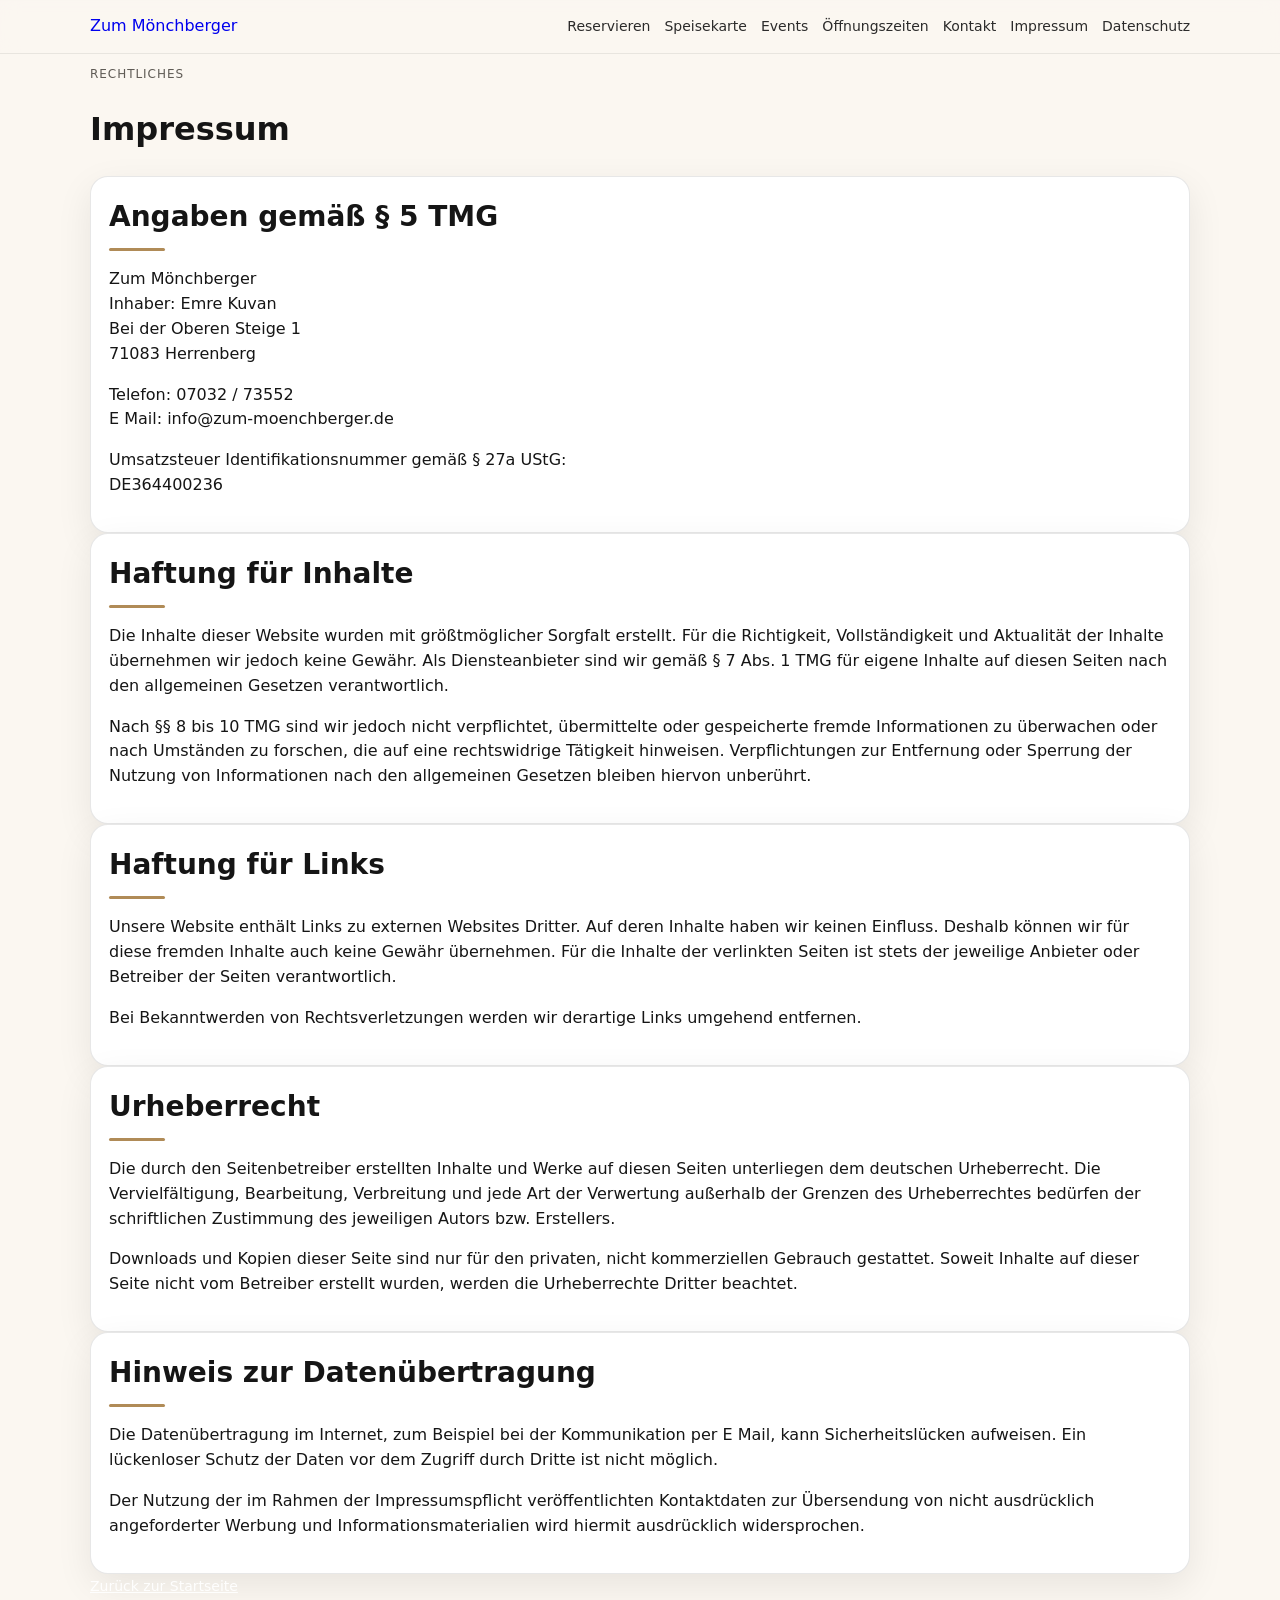
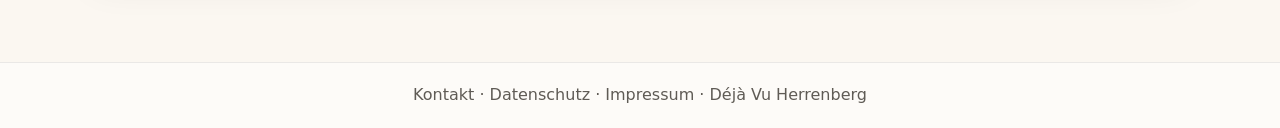
<file: impressum.html>
<!DOCTYPE html>
<html lang="de">
<head>
  <meta charset="utf-8" />
  <meta name="viewport" content="width=device-width, initial-scale=1" />
  <title>Impressum</title>
  <link rel="icon" href="/favicon.ico" sizes="any">
  <link rel="icon" type="image/png" sizes="32x32" href="/img/favicon-32.png">
  <link rel="apple-touch-icon" href="/img/apple-touch-icon.png">
  <meta name="theme-color" content="#7B2A28">
  <link rel="stylesheet" href="/styles.css" />
  <script src="/script.js" defer></script>
</head>

<body>

<header class="header">
  <div class="container header-inner">
    <a class="logo" href="/restaurant/">Zum Mönchberger</a>

    <nav class="nav" id="mainNav">
      <a href="/restaurant/#reservierung">Reservieren</a>
      <a href="/restaurant/#speisekarte">Speisekarte</a>
      <a href="/restaurant/#events">Events</a>
      <a href="/restaurant/#zeiten">Öffnungszeiten</a>
      <a href="/restaurant/#kontakt">Kontakt</a>
      <a href="/impressum.html">Impressum</a>
      <a href="/datenschutz.html">Datenschutz</a>
    </nav>

    <button class="nav-toggle" id="navToggle" aria-label="Menü öffnen">
      <span></span><span></span><span></span>
    </button>
  </div>
</header>

<main class="section">
  <div class="container">

    <p class="kicker">Rechtliches</p>
    <h1>Impressum</h1>

    <section class="card">
      <h2>Angaben gemäß § 5 TMG</h2>
      <p>
        Zum Mönchberger<br />
        Inhaber: Emre Kuvan<br />
        Bei der Oberen Steige 1<br />
        71083 Herrenberg
      </p>

      <p>
        Telefon: 07032 / 73552<br />
        E Mail: info@zum-moenchberger.de
      </p>

      <p>
        Umsatzsteuer Identifikationsnummer gemäß § 27a UStG:<br />
        DE364400236
      </p>
    </section>

    <section class="card">
      <h2>Haftung für Inhalte</h2>
      <p>
        Die Inhalte dieser Website wurden mit größtmöglicher Sorgfalt erstellt.
        Für die Richtigkeit, Vollständigkeit und Aktualität der Inhalte übernehmen wir jedoch keine Gewähr.
        Als Diensteanbieter sind wir gemäß § 7 Abs. 1 TMG für eigene Inhalte auf diesen Seiten nach den allgemeinen Gesetzen verantwortlich.
      </p>
      <p>
        Nach §§ 8 bis 10 TMG sind wir jedoch nicht verpflichtet, übermittelte oder gespeicherte fremde Informationen
        zu überwachen oder nach Umständen zu forschen, die auf eine rechtswidrige Tätigkeit hinweisen.
        Verpflichtungen zur Entfernung oder Sperrung der Nutzung von Informationen nach den allgemeinen Gesetzen bleiben hiervon unberührt.
      </p>
    </section>

    <section class="card">
      <h2>Haftung für Links</h2>
      <p>
        Unsere Website enthält Links zu externen Websites Dritter.
        Auf deren Inhalte haben wir keinen Einfluss.
        Deshalb können wir für diese fremden Inhalte auch keine Gewähr übernehmen.
        Für die Inhalte der verlinkten Seiten ist stets der jeweilige Anbieter oder Betreiber der Seiten verantwortlich.
      </p>
      <p>
        Bei Bekanntwerden von Rechtsverletzungen werden wir derartige Links umgehend entfernen.
      </p>
    </section>

    <section class="card">
      <h2>Urheberrecht</h2>
      <p>
        Die durch den Seitenbetreiber erstellten Inhalte und Werke auf diesen Seiten unterliegen dem deutschen Urheberrecht.
        Die Vervielfältigung, Bearbeitung, Verbreitung und jede Art der Verwertung außerhalb der Grenzen des Urheberrechtes
        bedürfen der schriftlichen Zustimmung des jeweiligen Autors bzw. Erstellers.
      </p>
      <p>
        Downloads und Kopien dieser Seite sind nur für den privaten, nicht kommerziellen Gebrauch gestattet.
        Soweit Inhalte auf dieser Seite nicht vom Betreiber erstellt wurden, werden die Urheberrechte Dritter beachtet.
      </p>
    </section>

    <section class="card">
      <h2>Hinweis zur Datenübertragung</h2>
      <p>
        Die Datenübertragung im Internet, zum Beispiel bei der Kommunikation per E Mail,
        kann Sicherheitslücken aufweisen. Ein lückenloser Schutz der Daten vor dem Zugriff durch Dritte ist nicht möglich.
      </p>
      <p>
        Der Nutzung der im Rahmen der Impressumspflicht veröffentlichten Kontaktdaten
        zur Übersendung von nicht ausdrücklich angeforderter Werbung und Informationsmaterialien
        wird hiermit ausdrücklich widersprochen.
      </p>
    </section>

    <a class="linklike" href="/restaurant/">Zurück zur Startseite</a>

  </div>
</main>

<footer class="footer">
  <div class="container footer-inner">
    <a href="/restaurant/#kontakt">Kontakt</a> ·
    <a href="/datenschutz.html">Datenschutz</a> ·
    <a href="/impressum.html">Impressum</a> ·
    <a href="https://dejavuherrenberg.de/bar/" target="_blank" rel="noopener">Déjà Vu Herrenberg</a>
  </div>
</footer>

</body>
</html>
</file>
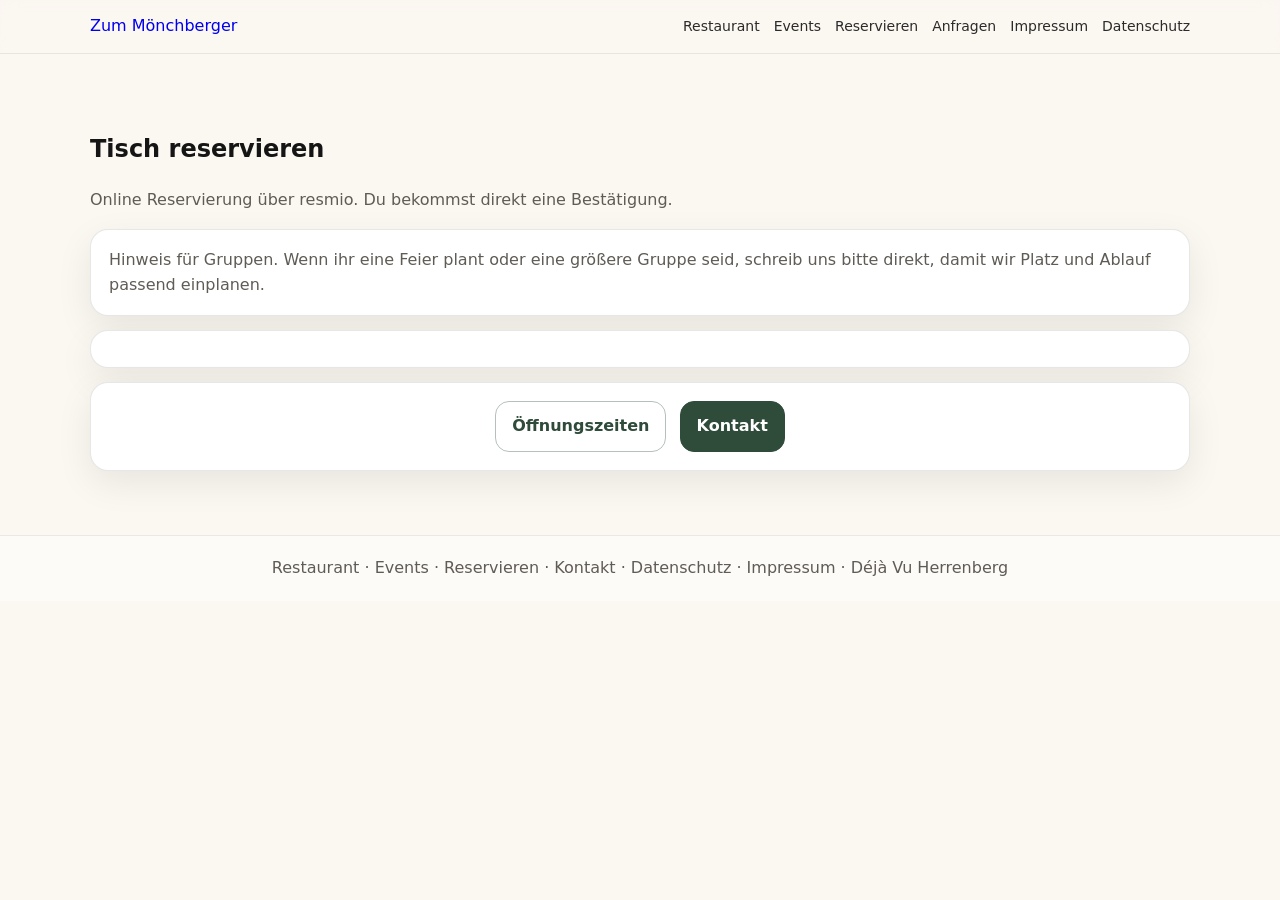
<file: reservieren.html>
<!DOCTYPE html>
<html lang="de">
<head>
  <meta charset="utf-8" />
  <meta name="viewport" content="width=device-width, initial-scale=1" />
  <title>Reservieren | Zum Mönchberger</title>
  <link rel="icon" href="/favicon.ico" sizes="any">
  <link rel="icon" type="image/png" sizes="32x32" href="/img/favicon-32.png">
  <link rel="apple-touch-icon" href="/img/apple-touch-icon.png">
  <meta name="theme-color" content="#7B2A28">
  <meta name="description" content="Tisch reservieren im Zum Mönchberger in Herrenberg. Online Reservierung über resmio mit direkter Bestätigung." />
  <link rel="stylesheet" href="/styles.css" />
  <script src="/script.js" defer></script>
</head>

<body>

<header class="header">
  <div class="container header-inner">
    <a class="logo" href="/restaurant/#top">Zum Mönchberger</a>

    <nav class="nav" id="mainNav">
      <a href="/restaurant/#restaurant">Restaurant</a>
      <a href="/restaurant/#events">Events</a>
      <a href="/reservieren.html">Reservieren</a>
      <a href="/restaurant/#kontakt">Anfragen</a>
      <a href="/impressum.html">Impressum</a>
      <a href="/datenschutz.html">Datenschutz</a>
    </nav>

    <button class="nav-toggle" id="navToggle" aria-label="Menü öffnen">
      <span></span><span></span><span></span>
    </button>
  </div>
</header>

<main>

  <section class="section" style="padding-top:110px;">
    <div class="container center-text-mobile">
      <h1>Tisch reservieren</h1>
      <p class="muted">
        Online Reservierung über resmio. Du bekommst direkt eine Bestätigung.
      </p>

      <div class="card" style="margin-top:14px;">
        <p class="muted" style="margin:0;">
          Hinweis für Gruppen.
          Wenn ihr eine Feier plant oder eine größere Gruppe seid, schreib uns bitte direkt,
          damit wir Platz und Ablauf passend einplanen.
          <a class="linklike" href="/restaurant/#kontakt">Zur Anfrage</a>
        </p>
      </div>

      <div class="card res-widget" style="margin-top:14px;">
        <div id="resmio-zum-moenchberger"></div>
      </div>

      <div class="card center" style="margin-top:14px;">
        <a class="btn ghost" href="/restaurant/#zeiten">Öffnungszeiten</a>
        <a class="btn" href="/restaurant/#kontakt" style="margin-left:8px;">Kontakt</a>
      </div>
    </div>
  </section>

</main>

<footer class="footer">
  <div class="container footer-inner">
    <a href="/restaurant/#restaurant">Restaurant</a> ·
    <a href="/restaurant/#events">Events</a> ·
    <a href="/reservieren.html">Reservieren</a> ·
    <a href="/restaurant/#kontakt">Kontakt</a> ·
    <a href="/datenschutz.html">Datenschutz</a> ·
    <a href="/impressum.html">Impressum</a> ·
    <a href="https://dejavuherrenberg.de/bar/" target="_blank" rel="noopener">Déjà Vu Herrenberg</a>
  </div>
</footer>

<!-- resmio widget -->
<script>
(function(d, s) {
  var js, rjs = d.getElementsByTagName(s)[0];
  js = d.createElement(s);
  js.src = "//static.resmio.com/static/de/widget.js#id=zum-moenchberger&height=650&width=100%&fontSize=14px";
  rjs.parentNode.insertBefore(js, rjs);
}(document, "script"));
</script>

</body>
</html>
</file>
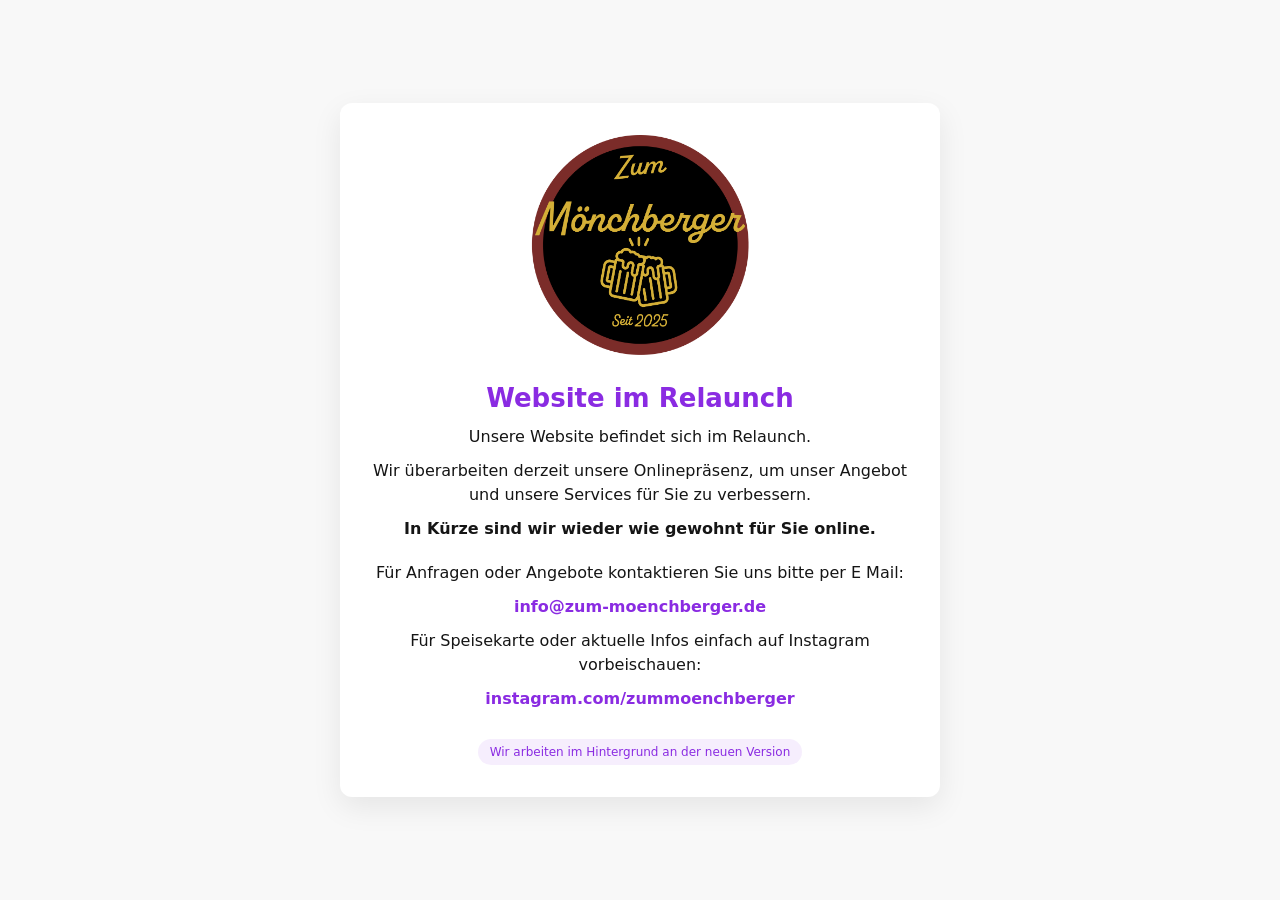
<file: ZumMoenchberger.html>
<!DOCTYPE html>
<html lang="de">
<head>
    <meta charset="UTF-8">
    <title>Website im Relaunch</title>
    <meta name="viewport" content="width=device-width, initial-scale=1">
    <style>
        :root {
            --bg: #f8f8f8;
            --text: #151515;
            --accent: #8a2be2;
        }

        * {
            box-sizing: border-box;
            margin: 0;
            padding: 0;
        }

        body {
            font-family: system-ui, -apple-system, BlinkMacSystemFont, "Segoe UI", sans-serif;
            background: var(--bg);
            color: var(--text);
            min-height: 100vh;
            display: flex;
            align-items: center;
            justify-content: center;
            padding: 16px;
        }

        .wrapper {
            max-width: 600px;
            width: 100%;
            background: #ffffff;
            border-radius: 12px;
            padding: 32px 24px;
            box-shadow: 0 10px 30px rgba(0,0,0,0.08);
            text-align: center;
        }

        .logo {
            margin-bottom: 24px;
        }

        .logo img {
            max-width: 220px;
            height: auto;
        }

        h1 {
            font-size: 26px;
            margin-bottom: 12px;
            color: var(--accent);
        }

        p {
            font-size: 16px;
            line-height: 1.5;
            margin-bottom: 10px;
        }

        .highlight {
            font-weight: 600;
        }

        .contact {
            margin-top: 20px;
            font-size: 15px;
        }

        .contact a {
            color: var(--accent);
            text-decoration: none;
            font-weight: 600;
        }

        .contact a:hover {
            text-decoration: underline;
        }

        .badge {
            display: inline-block;
            margin-top: 18px;
            font-size: 12px;
            padding: 6px 12px;
            border-radius: 999px;
            background: rgba(138, 43, 226, 0.08);
            color: var(--accent);
        }

        @media (max-width: 480px) {
            .wrapper {
                padding: 24px 16px;
            }

            h1 {
                font-size: 22px;
            }

            p {
                font-size: 15px;
            }
        }
    </style>
</head>
<body>
<div class="wrapper">
    <div class="logo">
        <!-- Logo Datei: logo.png im gleichen Ordner -->
        <img src="Mönchberglogo-final.png" alt="Logo">
    </div>

    <h1>Website im Relaunch</h1>

    <p>Unsere Website befindet sich im Relaunch.</p>
    <p>Wir überarbeiten derzeit unsere Onlinepräsenz, um unser Angebot und unsere Services für Sie zu verbessern.</p>

    <p class="highlight">In Kürze sind wir wieder wie gewohnt für Sie online.</p>

    <div class="contact">
    <p>Für Anfragen oder Angebote kontaktieren Sie uns bitte per E Mail:</p>
    <p><a href="mailto:info@zum-moenchberger.de">info@zum-moenchberger.de</a></p>

    <p>Für Speisekarte oder aktuelle Infos einfach auf Instagram vorbeischauen:</p>
    <p>
        <a href="https://www.instagram.com/zummoenchberger/" target="_blank">
            instagram.com/zummoenchberger
        </a>
    </p>
</div>


    <div class="badge">
        Wir arbeiten im Hintergrund an der neuen Version
    </div>
</div>
</body>
</html>
</file>
<file: styles.css>
/* styles.css */
:root{
  --bg: #fbf7f1;
  --card: #ffffff;
  --text: #151515;
  --muted: #5f5b55;
  --border: rgba(20,20,20,0.10);

  --accent: #2f4b3a;
  --accent2: #b08b57;

  --radius: 18px;
  --shadow: 0 12px 36px rgba(0,0,0,0.08);
}

*{ box-sizing: border-box; }
html{ scroll-behavior: smooth; }

body{
  margin: 0;
  font-family: system-ui, Arial, sans-serif;
  background: var(--bg);
  color: var(--text);
  line-height: 1.55;
}

img{ max-width: 100%; display: block; }

.container{
  width: min(1100px, 92%);
  margin: 0 auto;
}

.muted{ color: var(--muted); }
.tiny{ font-size: 13px; color: var(--muted); }

.kicker{
  color: var(--muted);
  margin: 0 0 10px;
  letter-spacing: 0.08em;
  text-transform: uppercase;
  font-size: 12px;
}

.lead{
  color: var(--muted);
  max-width: 62ch;
  margin: 12px 0 0;
  font-size: 16px;
}

/* HEADER */
.header{
  position: fixed;
  top: 0;
  left: 0;
  width: 100%;
  z-index: 100;
  background: rgba(251,247,241,0.90);
  backdrop-filter: blur(10px);
  border-bottom: 1px solid rgba(20,20,20,0.08);
  transition: transform 0.35s ease;
  transform: translateY(0);
}

/* Startseite am Anfang weg */
body.is-home .header{
  transform: translateY(-110%);
}

.header-inner{
  display: flex;
  align-items: center;
  justify-content: space-between;
  padding: 14px 0;
}

.logo{
  text-decoration: none;
  display: inline-flex;
  align-items: center;
}

.logo img{
  height: 44px;
  width: auto;
}

.nav{
  display: flex;
  align-items: center;
  gap: 14px;
}

.nav a{
  color: var(--text);
  text-decoration: none;
  opacity: 0.9;
  font-size: 14px;
}

.nav a:hover{ opacity: 1; }

.nav-toggle{
  display: none;
  background: transparent;
  border: 0;
  cursor: pointer;
  padding: 8px;
}

.nav-toggle span{
  display: block;
  width: 22px;
  height: 2px;
  background: var(--text);
  margin: 5px 0;
  border-radius: 2px;
}

/* HERO */
.hero{
  position: relative;
  min-height: 78vh;
  display: grid;
  align-items: center;
  overflow: hidden;
}

.hero-bg{
  position: absolute;
  inset: 0;
  z-index: 0;
}

.hero-bg img{
  width: 100%;
  height: 100%;
  object-fit: cover;
  transform: scale(1.02);
}

.hero::before{
  content: "";
  position: absolute;
  inset: 0;
  z-index: 1;
  background: rgba(15,15,15,0.45);
}

.hero-inner{
  position: relative;
  z-index: 2;
  padding: 84px 0 64px;
  color: #fff;
}

.hero-title-row{
  display: flex;
  align-items: center;
  gap: 18px;
}

.hero-logo{
  width: 130px;
  height: 130px;
  border-radius: 999px;
  box-shadow: 0 22px 55px rgba(0,0,0,0.35);
}

.hero .kicker{
  color: rgba(255,255,255,0.75);
}

.hero h1{
  margin: 0;
  font-size: clamp(34px, 5vw, 56px);
  line-height: 1.05;
}

.hero .lead{
  color: rgba(255,255,255,0.90);
  margin-top: 14px;
}

.hero-actions{
  display: flex;
  gap: 12px;
  flex-wrap: wrap;
  margin-top: 18px;
}

.btn{
  display: inline-block;
  padding: 12px 16px;
  border-radius: 14px;
  border: 1px solid var(--accent);
  background: var(--accent);
  color: #fff;
  text-decoration: none;
  font-weight: 700;
  cursor: pointer;
  text-align: center;
}

.btn:hover{ filter: brightness(1.05); }

.btn.ghost{
  background: transparent;
  border: 1px solid rgba(47,75,58,0.35);
  color: var(--accent);
}

.hero .btn.ghost{
  background: rgba(255,255,255,0.10);
  border-color: rgba(255,255,255,0.35);
  color: #fff;
}

.location-line{
  margin-top: 16px;
  display: flex;
  gap: 10px;
  align-items: center;
  flex-wrap: wrap;
}

.hero .tiny{
  color: rgba(255,255,255,0.88);
}

.sep{ opacity: 0.7; }

.linklike{
  background: transparent;
  border: 0;
  padding: 0;
  color: rgba(255,255,255,0.92);
  cursor: pointer;
  text-decoration: underline;
  font-size: 14px;
}

.linklike:hover{ opacity: 1; }

/* Chips */
.hero-chips{
  display: flex;
  gap: 10px;
  flex-wrap: wrap;
  margin-top: 16px;
}

.chip{
  padding: 7px 10px;
  border-radius: 999px;
  border: 1px solid rgba(255,255,255,0.26);
  background: rgba(0,0,0,0.22);
  font-size: 13px;
  color: rgba(255,255,255,0.92);
}

/* SECTIONS */
.section{
  padding: 64px 0;
  border-top: 1px solid rgba(20,20,20,0.06);
}

.section h2{
  margin: 0 0 10px;
  font-size: 28px;
  position: relative;
}

.section h2::after{
  content: "";
  display: block;
  width: 56px;
  height: 3px;
  margin-top: 10px;
  background: var(--accent2);
  border-radius: 999px;
}

.two-col{
  display: grid;
  grid-template-columns: 1.1fr 0.9fr;
  gap: 22px;
  align-items: start;
}

.media img{
  border-radius: var(--radius);
  border: 1px solid rgba(20,20,20,0.10);
  box-shadow: var(--shadow);
}

/* CARDS */
.card{
  background: var(--card);
  border: 1px solid rgba(20,20,20,0.10);
  border-radius: var(--radius);
  padding: 18px;
  box-shadow: var(--shadow);
}
/* SPEISEKARTE BANNER */
.menu-banner{
  display: block;
  position: relative;
  border-radius: var(--radius);
  overflow: hidden;
  border: 1px solid rgba(20,20,20,0.10);
  box-shadow: var(--shadow);
  text-decoration: none;
  min-height: 240px;

  background-image: url("/img/speisekarte-banner.jpg");
  background-size: cover;
  background-position: center;
}

.menu-banner::before{
  content: "";
  position: absolute;
  inset: 0;
  background: linear-gradient(
    rgba(0,0,0,0.55),
    rgba(0,0,0,0.20)
  );
}

.menu-banner-content{
  position: relative;
  z-index: 1;
  padding: 26px;
  color: #fff;
  max-width: 560px;
}

.menu-banner-title{
  margin: 0 0 6px;
  font-size: 28px;
  line-height: 1.1;
}

.menu-banner-text{
  margin: 0 0 14px;
  opacity: 0.92;
}

.menu-banner .btn{
  display: inline-block;
  margin-top: 4px;
  border-color: rgba(255,255,255,0.60);
  background: rgba(255,255,255,0.16);
  color: #fff;
}

.menu-banner-note{
  color: rgba(255,255,255,0.85);
  margin-top: 12px;
}

/* Hover */
.menu-banner:hover{
  transform: translateY(-2px);
  transition: transform 160ms ease;
}

/* Reveal Text Animation innerhalb Banner */
.menu-banner .menu-banner-content{
  opacity: 0;
  transform: translateY(10px);
  transition: opacity 600ms ease, transform 600ms ease;
}

.menu-banner.in .menu-banner-content{
  opacity: 1;
  transform: translateY(0);
}

/* Mobile */
@media (max-width: 520px){
  .menu-banner{
    min-height: 260px;
    background-position: 70% center;
  }

  .menu-banner-content{
    padding: 18px;
  }

  .menu-banner-title{
    font-size: 24px;
  }
}

.center{ text-align: center; }

.info-grid{
  display: grid;
  gap: 12px;
  grid-template-columns: repeat(2, 1fr);
  margin-top: 18px;
}

.info-card{
  background: rgba(255,255,255,0.70);
  border: 1px solid rgba(20,20,20,0.10);
  border-radius: var(--radius);
  padding: 14px;
  box-shadow: 0 10px 26px rgba(0,0,0,0.06);
}

.info-card h3{
  margin: 0 0 6px;
  font-size: 16px;
}

.list{
  margin: 14px 0 0;
  padding-left: 18px;
  color: var(--muted);
}

.address{
  margin: 0;
  display: inline-block;
  padding: 12px 14px;
  border: 1px solid rgba(20,20,20,0.10);
  border-radius: 14px;
  background: rgba(255,255,255,0.55);
}


/* HOURS */
.hours{
  max-width: 740px;
  margin: 0 auto;
  text-align: left;
}

.hours-row{
  display: grid;
  grid-template-columns: 160px 1fr;
  gap: 12px;
  padding: 10px 0;
  border-bottom: 1px solid rgba(20,20,20,0.07);
}

.hours-row:last-child{ border-bottom: 0; }

.hours-left{
  color: var(--muted);
  font-weight: 700;
}

.hours-right{
  color: var(--text);
}

/* CONTACT + SOCIAL */
.contact-actions,
.social-row,
.social-cta{
  display: flex;
  gap: 10px;
  flex-wrap: wrap;
  margin-top: 12px;
}

.contact-link{
  color: var(--text);
  text-decoration: none;
  border-bottom: 1px dashed rgba(20,20,20,0.30);
}

/* FOOTER */
.footer{
  border-top: 1px solid rgba(20,20,20,0.08);
  padding: 20px 0;
  color: var(--muted);
  background: rgba(255,255,255,0.55);
}

.footer-inner{
  text-align: center;
}

.footer a{
  color: var(--muted);
  text-decoration: none;
}

.footer a:hover{ color: var(--text); }

/* REVEAL */
.reveal{
  opacity: 0;
  transform: translateY(14px);
  transition: opacity 550ms ease, transform 550ms ease;
}

.reveal.in{
  opacity: 1;
  transform: translateY(0);
}

section[id], main[id]{
  scroll-margin-top: 90px;
}

/* MOBILE */
@media (max-width: 900px){
  .nav-toggle{ display: block; }

  .nav{
    display: none;
    position: absolute;
    right: 4%;
    top: 64px;
    background: var(--card);
    border: 1px solid rgba(20,20,20,0.12);
    border-radius: var(--radius);
    padding: 12px;
    flex-direction: column;
    align-items: flex-start;
    min-width: 240px;
    box-shadow: var(--shadow);
  }

  .nav.open{ display: flex; }

  .two-col{ grid-template-columns: 1fr; }
  .info-grid{ grid-template-columns: 1fr; }

  .hero-inner{
    padding: 90px 0 60px;
    text-align: center;
  }

  .hero-title-row{
    flex-direction: column;
    align-items: center;
  }

  .hero-logo{
    width: 105px;
    height: 105px;
  }

  .hero-actions,
  .location-line,
  .hero-chips{
    justify-content: center;
  }

  .hours{
    text-align: center;
  }

  .hours-row{
    grid-template-columns: 1fr;
    text-align: center;
    gap: 6px;
  }

  .hours-left{ font-weight: 800; }
  .hours-right{ font-weight: 600; }

  .card{ text-align: center; }

  .contact-actions,
  .social-row,
  .social-cta{
    justify-content: center;
  }

  .list{
    text-align: left;
    display: inline-block;
    margin-left: auto;
    margin-right: auto;
  }

  .address{
    text-align: center;
  }
}
@media (max-width: 900px){
  #restaurant + .section .media{
    display: none;
  }
}

@media (max-width: 520px){
  .hero-actions{
    flex-direction: column;
    align-items: center;
  }

  .hero-actions .btn{
    width: 100%;
    max-width: 320px;
  }

  .contact-actions,
  .social-row,
  .social-cta{
    flex-direction: column;
    align-items: center;
  }

  .contact-actions .btn,
  .social-row .btn,
  .social-cta .btn{
    width: 100%;
    max-width: 320px;
  }
}
.event-grid{
  display: grid;
  grid-template-columns: repeat(2, 1fr);
  gap: 12px;
  margin-top: 14px;
}

.event-item{
  padding: 12px;
  border-radius: 14px;
  background: rgba(255,255,255,0.7);
  border: 1px solid rgba(20,20,20,0.10);
  color: var(--muted);
}

@media (max-width: 700px){
  .event-grid{
    grid-template-columns: 1fr;
  }

}

/* Geschlossene Tage im Öffnungszeiten-Kasten (schliesstage.js) */
.hours-row.schliesstag .hours-left,
.hours-row.schliesstag .hours-right{ color: #7B2A28; font-weight: 600; }
</file>
